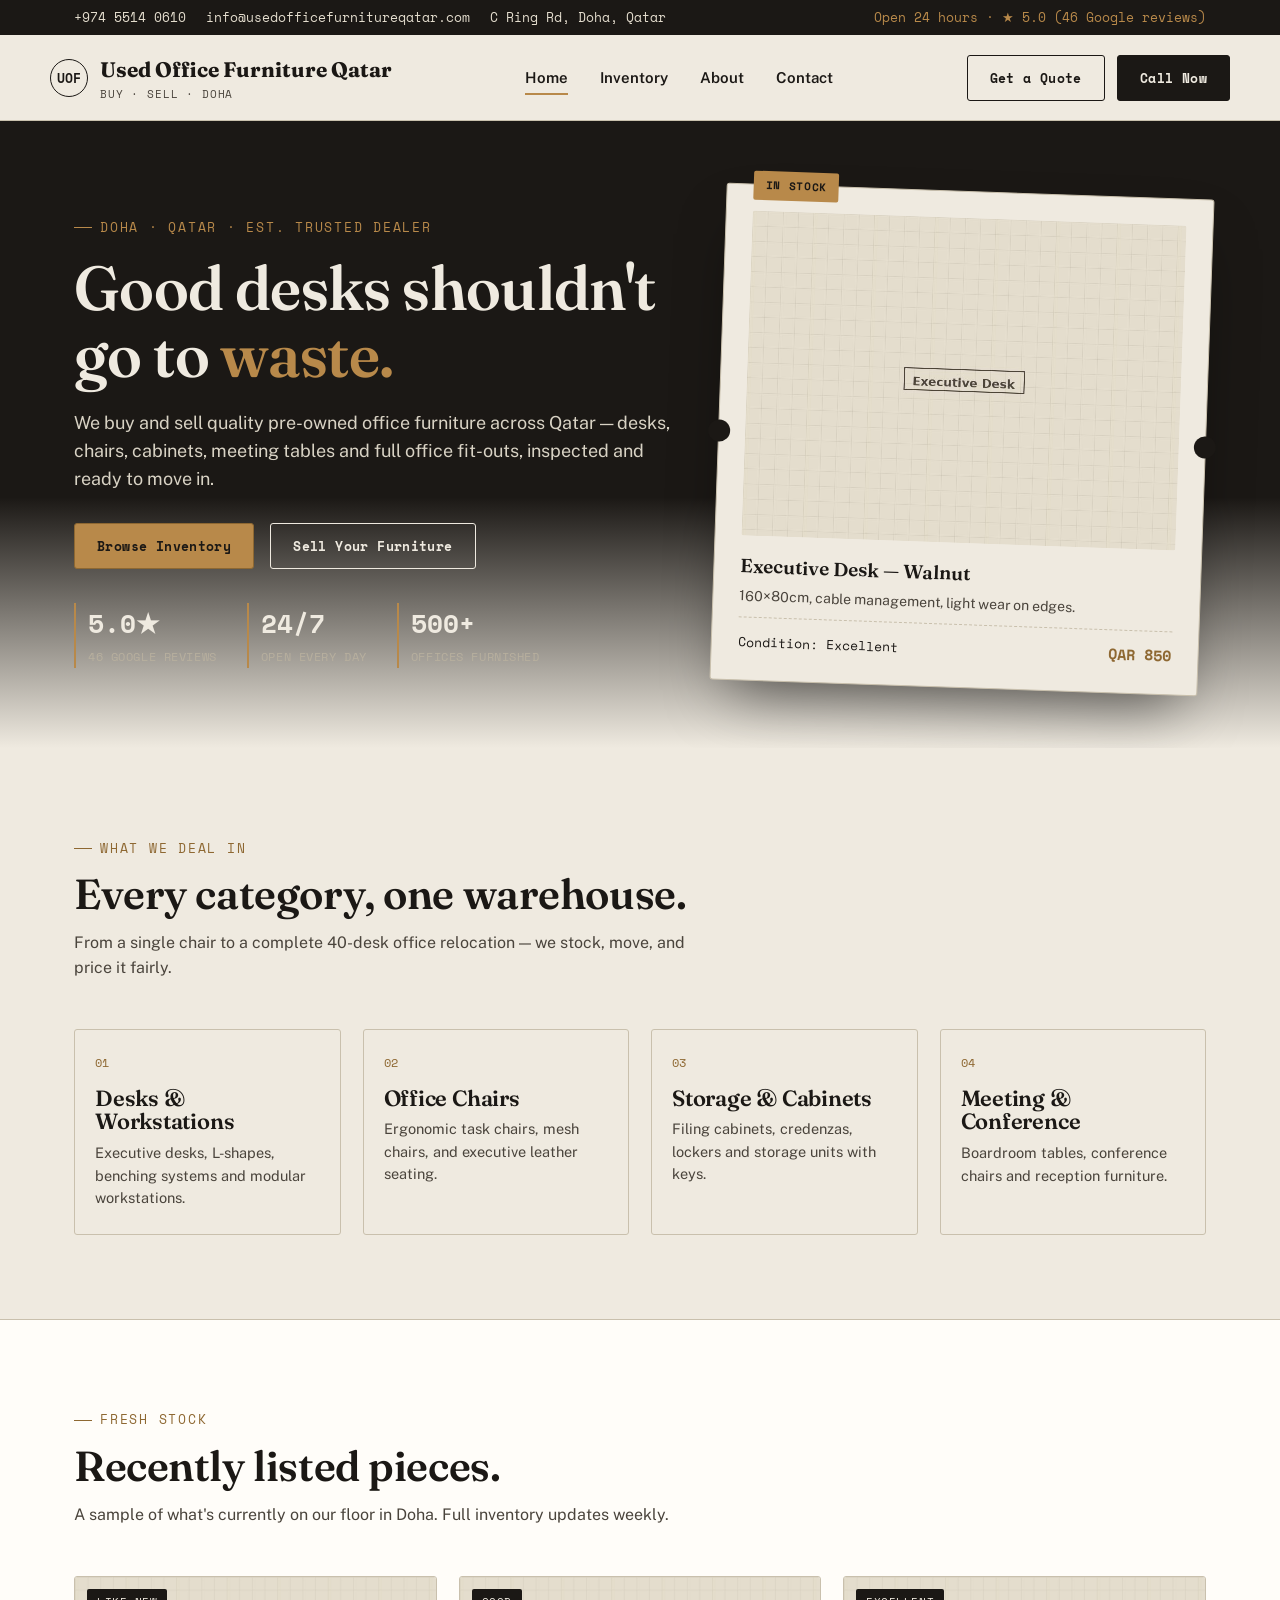
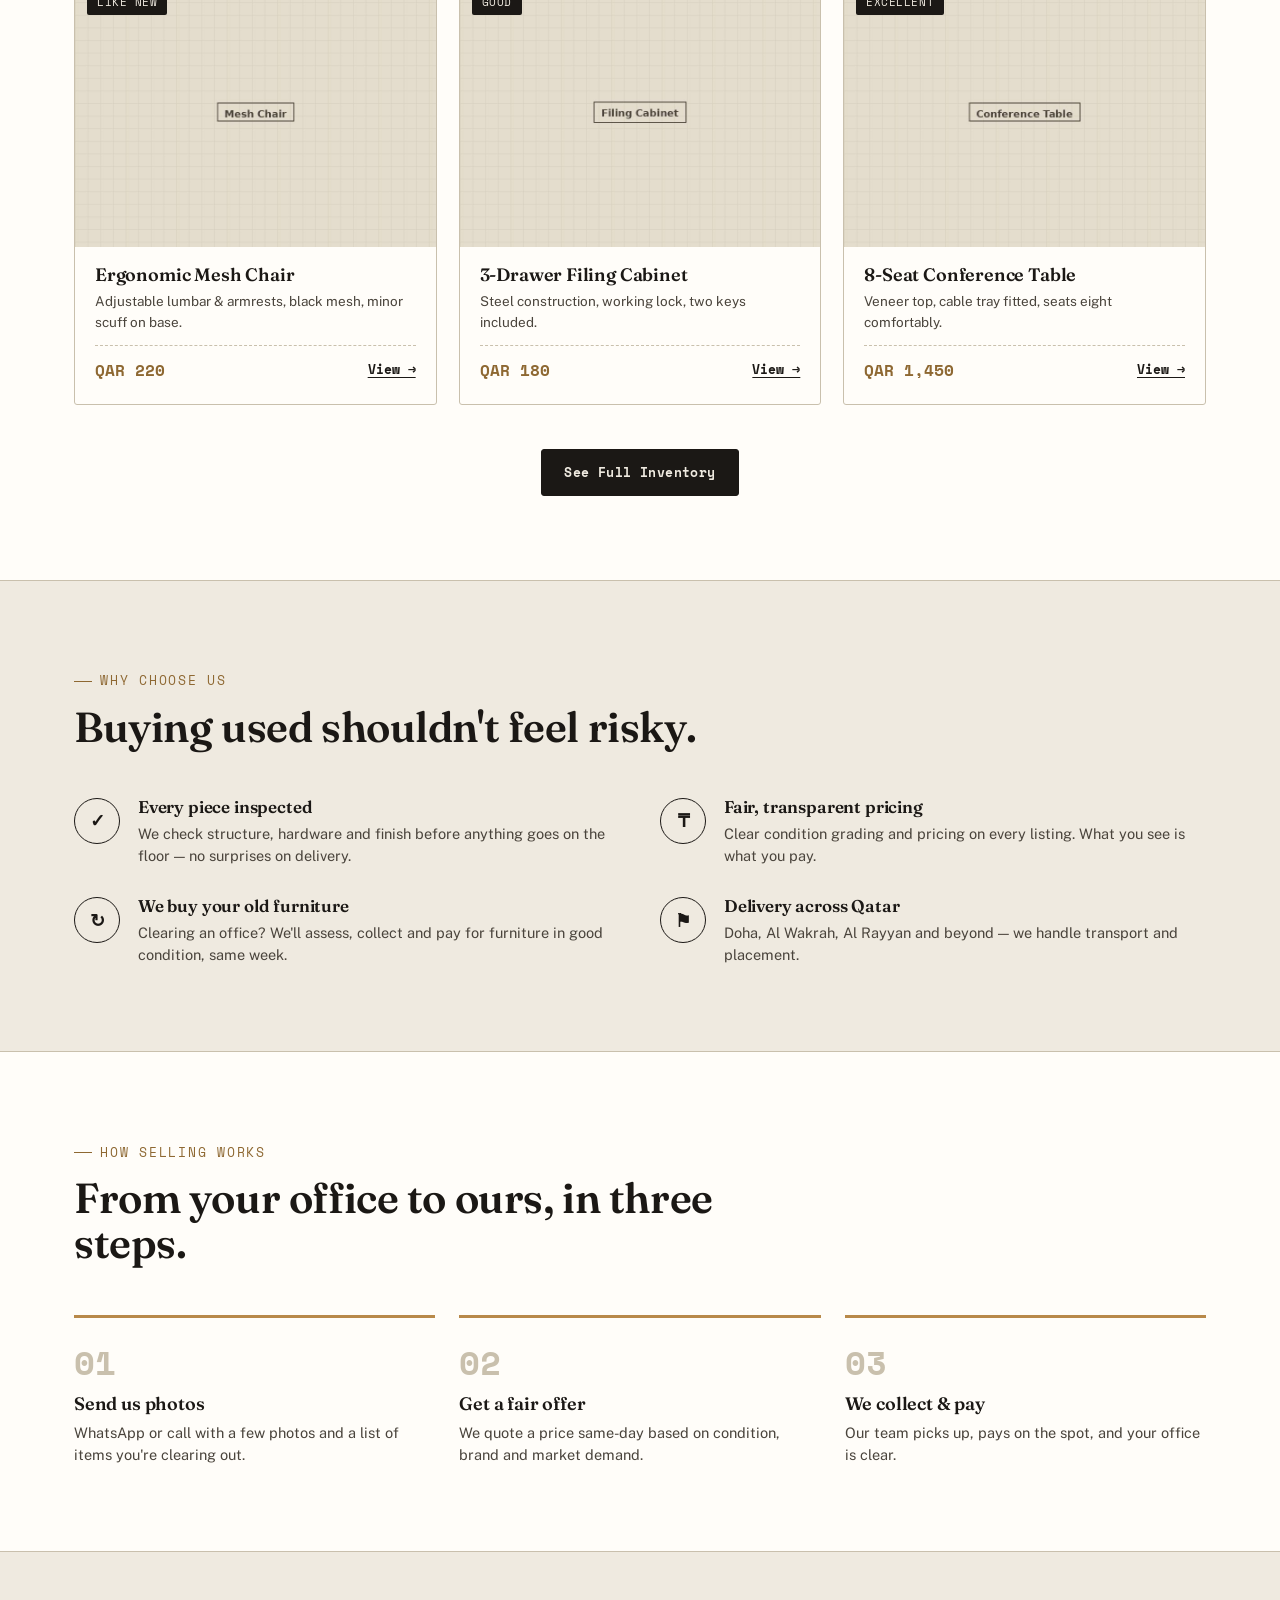
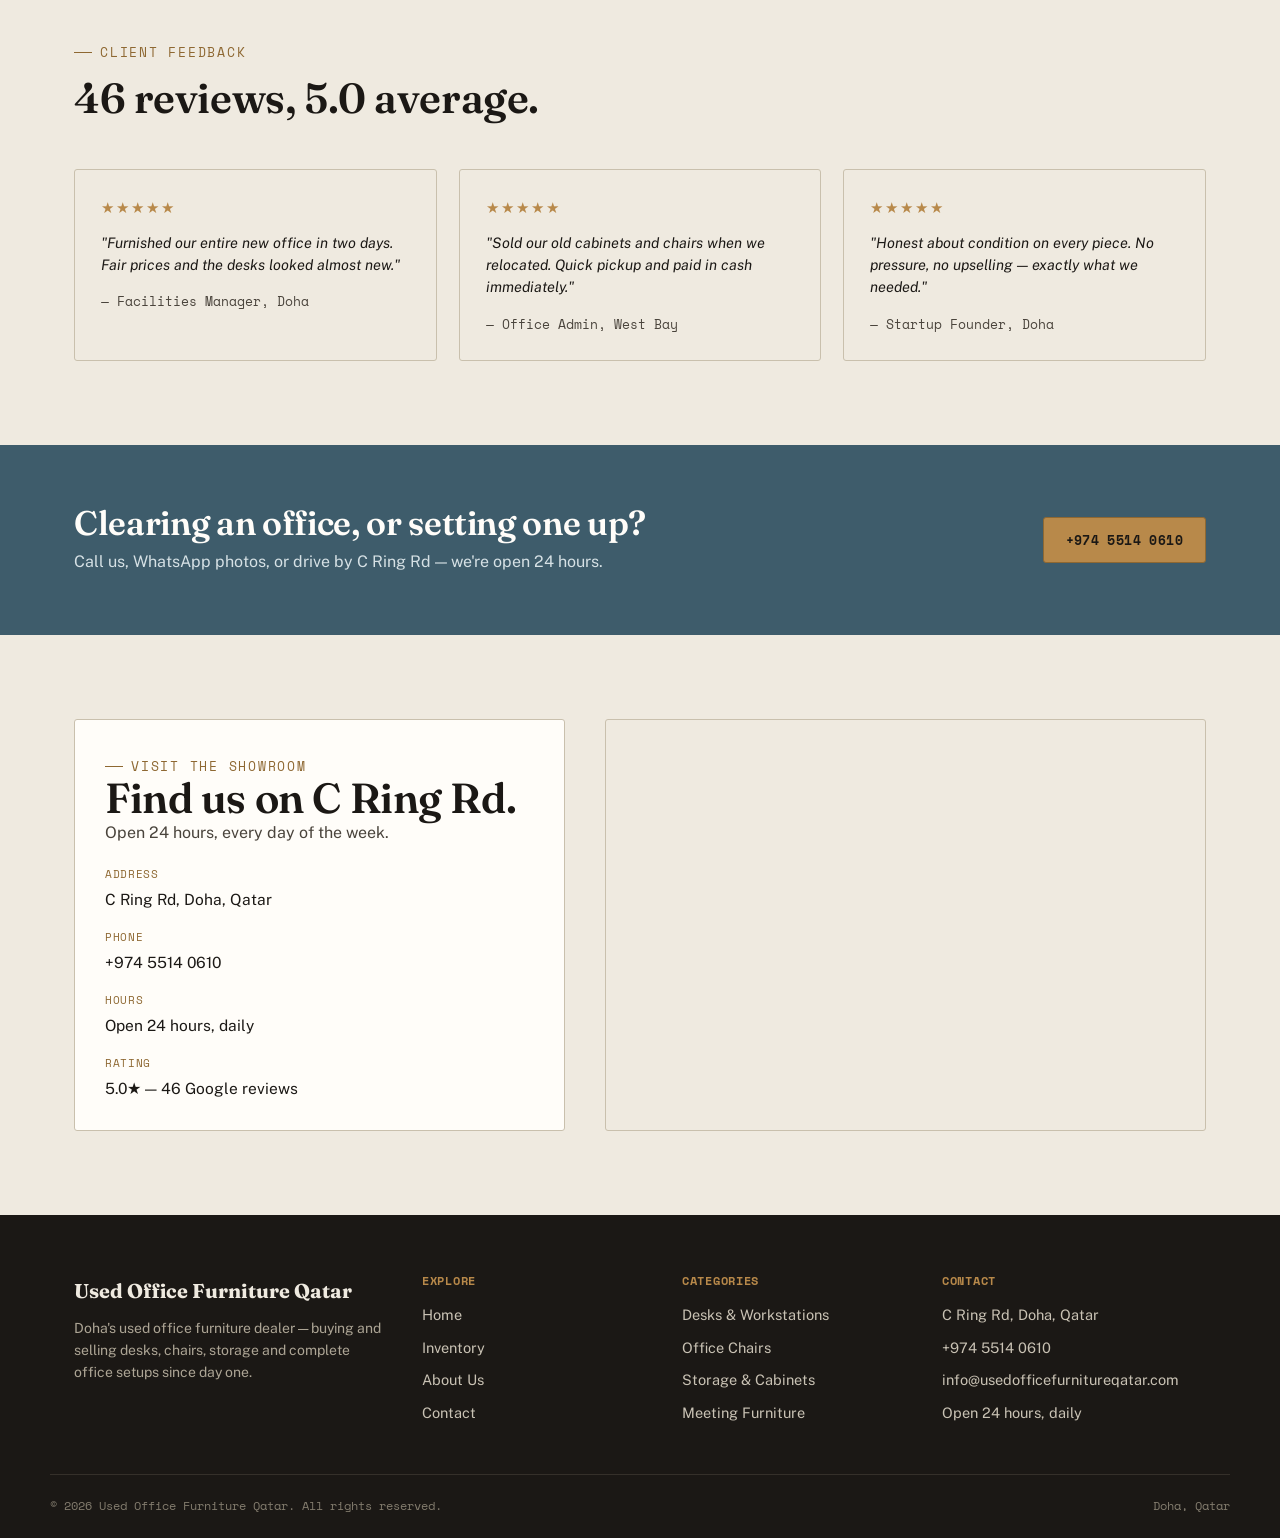
<file: index.html>
<!DOCTYPE html>
<html lang="en">
<head>
<meta charset="UTF-8">
<meta name="viewport" content="width=device-width, initial-scale=1.0">
<title>Used Office Furniture Doha, Qatar | Buy &amp; Sell — Used Office Furniture Qatar</title>
<meta name="description" content="Doha's trusted used office furniture dealer. We buy and sell desks, chairs, cabinets, meeting tables and full office setups across Qatar. 5.0★ rated, C Ring Rd, Doha.">
<meta name="keywords" content="used office furniture Qatar, used office furniture Doha, office furniture buy sell Qatar, second hand office furniture Doha, office furniture C Ring Rd">
<link rel="canonical" href="https://usedofficefurnitureqatar.com/">
<meta name="robots" content="index, follow">
<meta name="geo.region" content="QA-DA">
<meta name="geo.placename" content="Doha">

<!-- Open Graph -->
<meta property="og:type" content="website">
<meta property="og:site_name" content="Used Office Furniture Qatar">
<meta property="og:title" content="Used Office Furniture Doha, Qatar | Buy & Sell">
<meta property="og:description" content="Doha's trusted used office furniture dealer. We buy and sell desks, chairs, cabinets, meeting tables and full office setups across Qatar.">
<meta property="og:url" content="https://usedofficefurnitureqatar.com/">
<meta property="og:image" content="https://usedofficefurnitureqatar.com/images/og-cover.jpg">
<meta property="og:locale" content="en_QA">

<!-- Twitter -->
<meta name="twitter:card" content="summary_large_image">
<meta name="twitter:title" content="Used Office Furniture Doha, Qatar | Buy & Sell">
<meta name="twitter:description" content="We buy and sell desks, chairs, cabinets, meeting tables and full office setups across Qatar.">
<meta name="twitter:image" content="https://usedofficefurnitureqatar.com/images/og-cover.jpg">

<link rel="icon" href="images/favicon.png" type="image/png">
<link rel="stylesheet" href="css/style.css">

<!-- LocalBusiness structured data -->
<script type="application/ld+json">
{
  "@context": "https://schema.org",
  "@type": "FurnitureStore",
  "name": "Used Office Furniture Qatar",
  "image": "https://usedofficefurnitureqatar.com/images/storefront.jpg",
  "@id": "https://usedofficefurnitureqatar.com/",
  "url": "https://usedofficefurnitureqatar.com/",
  "telephone": "+974-5514-0610",
  "priceRange": "QAR",
  "address": {
    "@type": "PostalAddress",
    "streetAddress": "C Ring Rd",
    "addressLocality": "Doha",
    "addressCountry": "QA"
  },
  "geo": {
    "@type": "GeoCoordinates",
    "latitude": 25.2854,
    "longitude": 51.5310
  },
  "openingHoursSpecification": {
    "@type": "OpeningHoursSpecification",
    "dayOfWeek": ["Monday","Tuesday","Wednesday","Thursday","Friday","Saturday","Sunday"],
    "opens": "00:00",
    "closes": "23:59"
  },
  "aggregateRating": {
    "@type": "AggregateRating",
    "ratingValue": "5.0",
    "reviewCount": "46"
  },
  "sameAs": [
    "https://www.google.com/maps/place/?q=Used+office+furniture+sale+and+buy+Doha+Qatar"
  ]
}
</script>
</head>
<body>

<a href="#main" class="skip-link">Skip to content</a>

<div class="topbar">
  <div class="wrap">
    <div class="topbar-links">
      <a href="tel:+97455140610">+974 5514 0610</a>
      <a href="mailto:info@usedofficefurnitureqatar.com">info@usedofficefurnitureqatar.com</a>
      <span>C Ring Rd, Doha, Qatar</span>
    </div>
    <div class="topbar-badge">Open 24 hours · ★ 5.0 (46 Google reviews)</div>
  </div>
</div>

<header class="site-header">
  <nav class="nav wrap">
    <a href="index.html" class="brand">
      <span class="brand-mark">UOF</span>
      <span>Used Office Furniture Qatar<small>Buy · Sell · Doha</small></span>
    </a>
    <div class="nav-links">
      <a href="index.html" class="active">Home</a>
      <a href="products.html">Inventory</a>
      <a href="about.html">About</a>
      <a href="contact.html">Contact</a>
    </div>
    <div class="nav-cta">
      <a href="contact.html" class="btn btn-ghost">Get a Quote</a>
      <a href="tel:+97455140610" class="btn btn-primary">Call Now</a>
      <button class="hamburger" aria-label="Open menu">☰</button>
    </div>
  </nav>
</header>

<div class="mobile-nav">
  <div class="mobile-nav-top">
    <span class="brand"><span class="brand-mark">UOF</span></span>
    <button class="mobile-nav-close btn btn-ghost" style="border-color:#fff;color:#fff;" aria-label="Close menu">✕</button>
  </div>
  <a href="index.html">Home</a>
  <a href="products.html">Inventory</a>
  <a href="about.html">About</a>
  <a href="contact.html">Contact</a>
  <a href="tel:+97455140610" class="btn btn-brass">Call +974 5514 0610</a>
</div>

<main id="main">

  <section class="hero">
    <div class="wrap hero-grid">
      <div>
        <span class="eyebrow">Doha · Qatar · Est. Trusted Dealer</span>
        <h1>Good desks shouldn't<br>go to <em>waste.</em></h1>
        <p class="lede">We buy and sell quality pre-owned office furniture across Qatar — desks, chairs, cabinets, meeting tables and full office fit-outs, inspected and ready to move in.</p>
        <div class="hero-cta">
          <a href="products.html" class="btn btn-brass">Browse Inventory</a>
          <a href="contact.html" class="btn btn-ghost" style="border-color:#EFEAE0;color:#EFEAE0;">Sell Your Furniture</a>
        </div>
        <div class="hero-stats">
          <div><strong>5.0★</strong><span>46 Google Reviews</span></div>
          <div><strong>24/7</strong><span>Open Every Day</span></div>
          <div><strong>500+</strong><span>Offices Furnished</span></div>
        </div>
      </div>

      <div class="ticket">
        <span class="ticket-tag">In Stock</span>
        <img src="images/product-desk-01.jpg" alt="Refurbished executive office desk in walnut finish, Doha showroom">
        <div class="ticket-title">Executive Desk — Walnut</div>
        <p style="font-size:14px;margin-bottom:10px;">160×80cm, cable management, light wear on edges.</p>
        <div class="ticket-row">
          <span>Condition: Excellent</span>
          <span class="ticket-price">QAR 850</span>
        </div>
      </div>
    </div>
  </section>

  <section aria-labelledby="cats-heading">
    <div class="wrap">
      <div class="section-head">
        <span class="eyebrow">What We Deal In</span>
        <h2 id="cats-heading">Every category, one warehouse.</h2>
        <p>From a single chair to a complete 40-desk office relocation — we stock, move, and price it fairly.</p>
      </div>
      <div class="grid">
        <div class="cat-card">
          <div class="cat-num">01</div>
          <h3>Desks &amp; Workstations</h3>
          <p>Executive desks, L-shapes, benching systems and modular workstations.</p>
        </div>
        <div class="cat-card">
          <div class="cat-num">02</div>
          <h3>Office Chairs</h3>
          <p>Ergonomic task chairs, mesh chairs, and executive leather seating.</p>
        </div>
        <div class="cat-card">
          <div class="cat-num">03</div>
          <h3>Storage &amp; Cabinets</h3>
          <p>Filing cabinets, credenzas, lockers and storage units with keys.</p>
        </div>
        <div class="cat-card">
          <div class="cat-num">04</div>
          <h3>Meeting &amp; Conference</h3>
          <p>Boardroom tables, conference chairs and reception furniture.</p>
        </div>
      </div>
    </div>
  </section>

  <section class="alt" aria-labelledby="featured-heading">
    <div class="wrap">
      <div class="section-head">
        <span class="eyebrow">Fresh Stock</span>
        <h2 id="featured-heading">Recently listed pieces.</h2>
        <p>A sample of what's currently on our floor in Doha. Full inventory updates weekly.</p>
      </div>
      <div class="grid grid-3">
        <div class="product-card">
          <div class="product-media">
            <span class="product-condition">Like New</span>
            <img src="images/product-chair-01.jpg" alt="Ergonomic mesh office chair, black, used office furniture Doha">
          </div>
          <div class="product-body">
            <h3>Ergonomic Mesh Chair</h3>
            <p>Adjustable lumbar &amp; armrests, black mesh, minor scuff on base.</p>
            <div class="product-foot">
              <span class="product-price">QAR 220</span>
              <a href="products.html">View →</a>
            </div>
          </div>
        </div>
        <div class="product-card">
          <div class="product-media">
            <span class="product-condition">Good</span>
            <img src="images/product-cabinet-01.jpg" alt="Metal filing cabinet with lock, used office storage Qatar">
          </div>
          <div class="product-body">
            <h3>3-Drawer Filing Cabinet</h3>
            <p>Steel construction, working lock, two keys included.</p>
            <div class="product-foot">
              <span class="product-price">QAR 180</span>
              <a href="products.html">View →</a>
            </div>
          </div>
        </div>
        <div class="product-card">
          <div class="product-media">
            <span class="product-condition">Excellent</span>
            <img src="images/product-table-01.jpg" alt="8-seat conference table, used meeting room furniture Doha">
          </div>
          <div class="product-body">
            <h3>8-Seat Conference Table</h3>
            <p>Veneer top, cable tray fitted, seats eight comfortably.</p>
            <div class="product-foot">
              <span class="product-price">QAR 1,450</span>
              <a href="products.html">View →</a>
            </div>
          </div>
        </div>
      </div>
      <div class="section-cta">
        <a href="products.html" class="btn btn-primary">See Full Inventory</a>
      </div>
    </div>
  </section>

  <section aria-labelledby="why-heading">
    <div class="wrap">
      <div class="section-head">
        <span class="eyebrow">Why Choose Us</span>
        <h2 id="why-heading">Buying used shouldn't feel risky.</h2>
      </div>
      <div class="feature-list">
        <div class="feature">
          <div class="feature-icon">✓</div>
          <div>
            <h3>Every piece inspected</h3>
            <p>We check structure, hardware and finish before anything goes on the floor — no surprises on delivery.</p>
          </div>
        </div>
        <div class="feature">
          <div class="feature-icon">₸</div>
          <div>
            <h3>Fair, transparent pricing</h3>
            <p>Clear condition grading and pricing on every listing. What you see is what you pay.</p>
          </div>
        </div>
        <div class="feature">
          <div class="feature-icon">↻</div>
          <div>
            <h3>We buy your old furniture</h3>
            <p>Clearing an office? We'll assess, collect and pay for furniture in good condition, same week.</p>
          </div>
        </div>
        <div class="feature">
          <div class="feature-icon">⚑</div>
          <div>
            <h3>Delivery across Qatar</h3>
            <p>Doha, Al Wakrah, Al Rayyan and beyond — we handle transport and placement.</p>
          </div>
        </div>
      </div>
    </div>
  </section>

  <section class="alt" aria-labelledby="steps-heading">
    <div class="wrap">
      <div class="section-head">
        <span class="eyebrow">How Selling Works</span>
        <h2 id="steps-heading">From your office to ours, in three steps.</h2>
      </div>
      <div class="steps">
        <div class="step">
          <span class="step-no">01</span>
          <h3>Send us photos</h3>
          <p>WhatsApp or call with a few photos and a list of items you're clearing out.</p>
        </div>
        <div class="step">
          <span class="step-no">02</span>
          <h3>Get a fair offer</h3>
          <p>We quote a price same-day based on condition, brand and market demand.</p>
        </div>
        <div class="step">
          <span class="step-no">03</span>
          <h3>We collect &amp; pay</h3>
          <p>Our team picks up, pays on the spot, and your office is clear.</p>
        </div>
      </div>
    </div>
  </section>

  <section aria-labelledby="testi-heading">
    <div class="wrap">
      <div class="section-head">
        <span class="eyebrow">Client Feedback</span>
        <h2 id="testi-heading">46 reviews, 5.0 average.</h2>
      </div>
      <div class="testimonials">
        <div class="testi">
          <div class="stars">★★★★★</div>
          <p>"Furnished our entire new office in two days. Fair prices and the desks looked almost new."</p>
          <div class="testi-name">— Facilities Manager, Doha</div>
        </div>
        <div class="testi">
          <div class="stars">★★★★★</div>
          <p>"Sold our old cabinets and chairs when we relocated. Quick pickup and paid in cash immediately."</p>
          <div class="testi-name">— Office Admin, West Bay</div>
        </div>
        <div class="testi">
          <div class="stars">★★★★★</div>
          <p>"Honest about condition on every piece. No pressure, no upselling — exactly what we needed."</p>
          <div class="testi-name">— Startup Founder, Doha</div>
        </div>
      </div>
    </div>
  </section>

  <section class="cta-band">
    <div class="wrap">
      <div>
        <h2>Clearing an office, or setting one up?</h2>
        <p>Call us, WhatsApp photos, or drive by C Ring Rd — we're open 24 hours.</p>
      </div>
      <a href="tel:+97455140610" class="btn btn-primary">+974 5514 0610</a>
    </div>
  </section>

  <section aria-labelledby="loc-heading">
    <div class="wrap location-grid">
      <div class="location-card">
        <span class="eyebrow">Visit The Showroom</span>
        <h2 id="loc-heading">Find us on C Ring Rd.</h2>
        <p>Open 24 hours, every day of the week.</p>
        <dl>
          <dt>Address</dt>
          <dd>C Ring Rd, Doha, Qatar</dd>
          <dt>Phone</dt>
          <dd><a href="tel:+97455140610">+974 5514 0610</a></dd>
          <dt>Hours</dt>
          <dd>Open 24 hours, daily</dd>
          <dt>Rating</dt>
          <dd>5.0★ — 46 Google reviews</dd>
        </dl>
      </div>
      <div class="map-frame">
        <iframe src="https://www.google.com/maps?q=Used+office+furniture+sale+and+buy,+C+Ring+Rd,+Doha,+Qatar&output=embed" loading="lazy" referrerpolicy="no-referrer-when-downgrade" title="Map to Used Office Furniture Qatar on C Ring Rd, Doha"></iframe>
      </div>
    </div>
  </section>

</main>

<footer>
  <div class="wrap footer-grid">
    <div>
      <div class="footer-brand">Used Office Furniture Qatar</div>
      <p>Doha's used office furniture dealer — buying and selling desks, chairs, storage and complete office setups since day one.</p>
    </div>
    <div class="footer-col">
      <h4>Explore</h4>
      <a href="index.html">Home</a>
      <a href="products.html">Inventory</a>
      <a href="about.html">About Us</a>
      <a href="contact.html">Contact</a>
    </div>
    <div class="footer-col">
      <h4>Categories</h4>
      <a href="products.html">Desks &amp; Workstations</a>
      <a href="products.html">Office Chairs</a>
      <a href="products.html">Storage &amp; Cabinets</a>
      <a href="products.html">Meeting Furniture</a>
    </div>
    <div class="footer-col">
      <h4>Contact</h4>
      <li>C Ring Rd, Doha, Qatar</li>
      <li><a href="tel:+97455140610">+974 5514 0610</a></li>
      <li><a href="mailto:info@usedofficefurnitureqatar.com">info@usedofficefurnitureqatar.com</a></li>
      <li>Open 24 hours, daily</li>
    </div>
  </div>
  <div class="wrap footer-bottom">
    <span>© <span id="year">2026</span> Used Office Furniture Qatar. All rights reserved.</span>
    <span>Doha, Qatar</span>
  </div>
</footer>

<script src="js/main.js"></script>
</body>
</html>
</file>
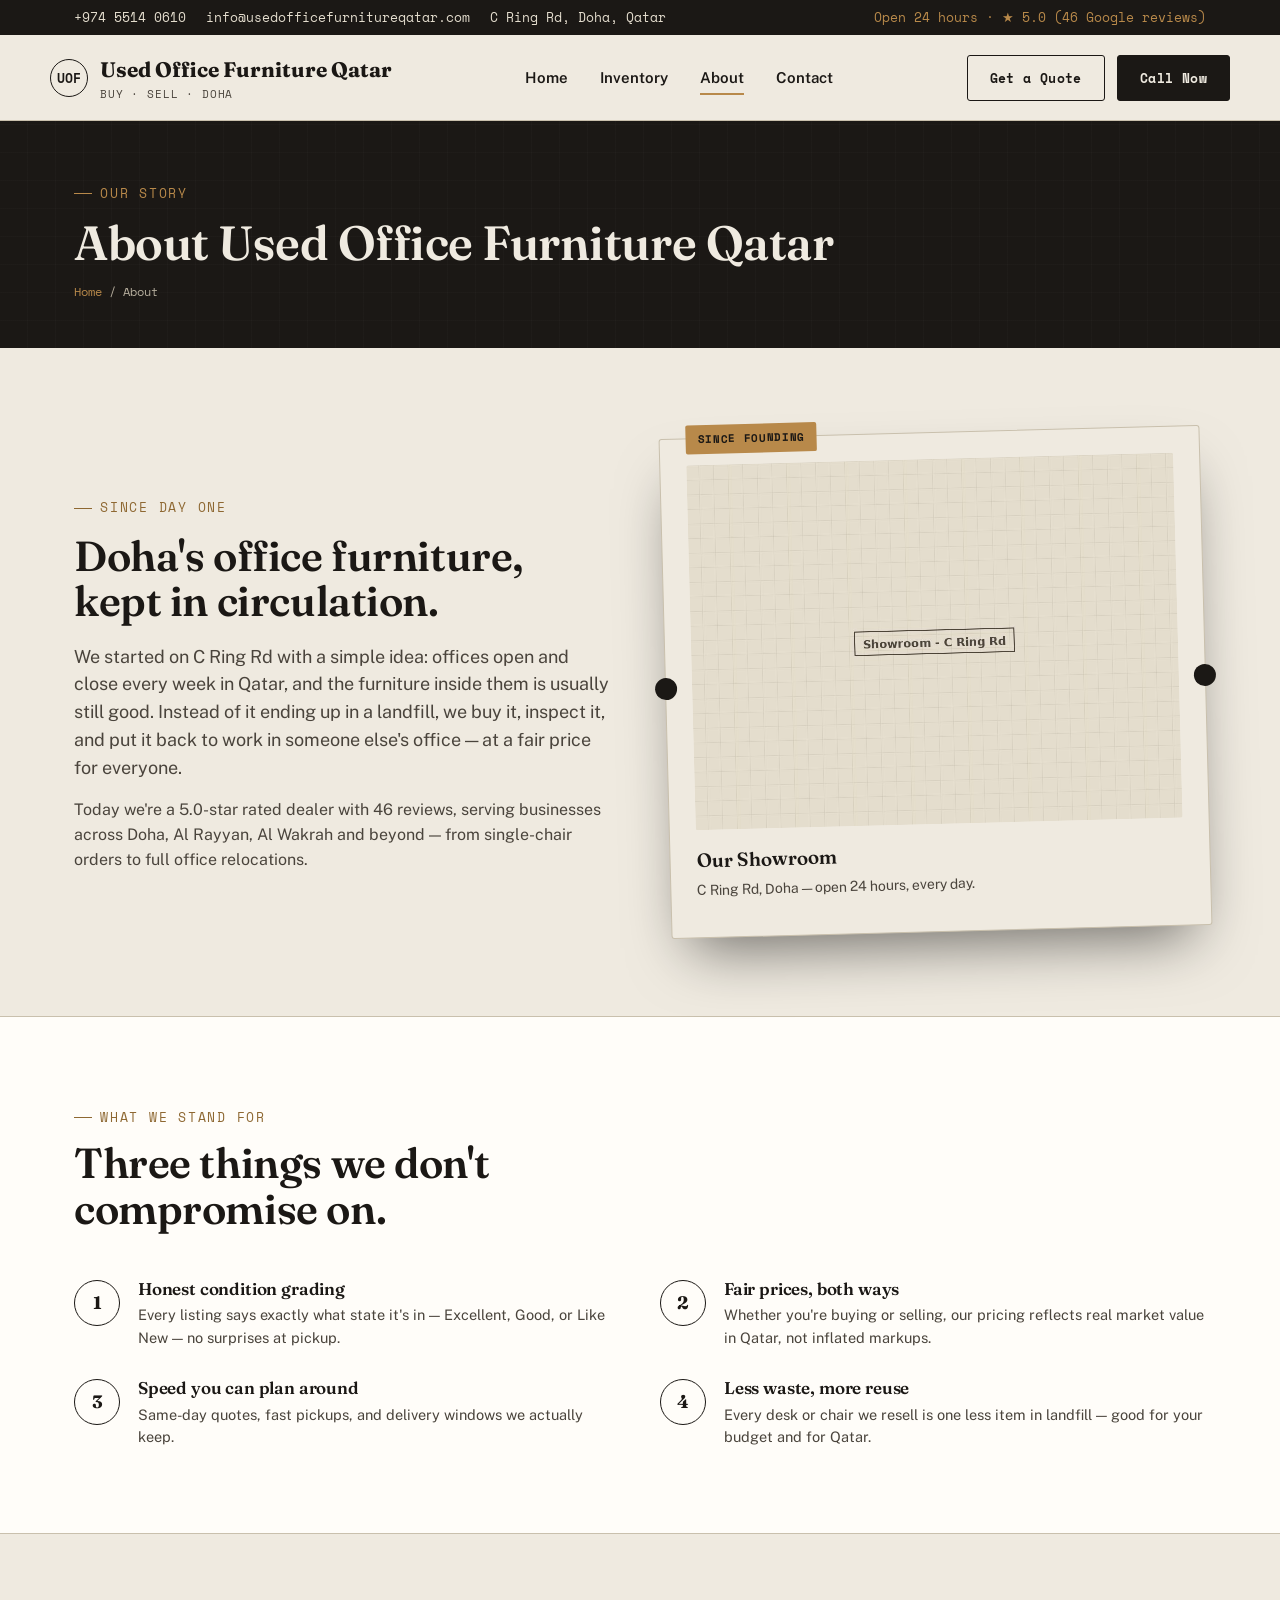
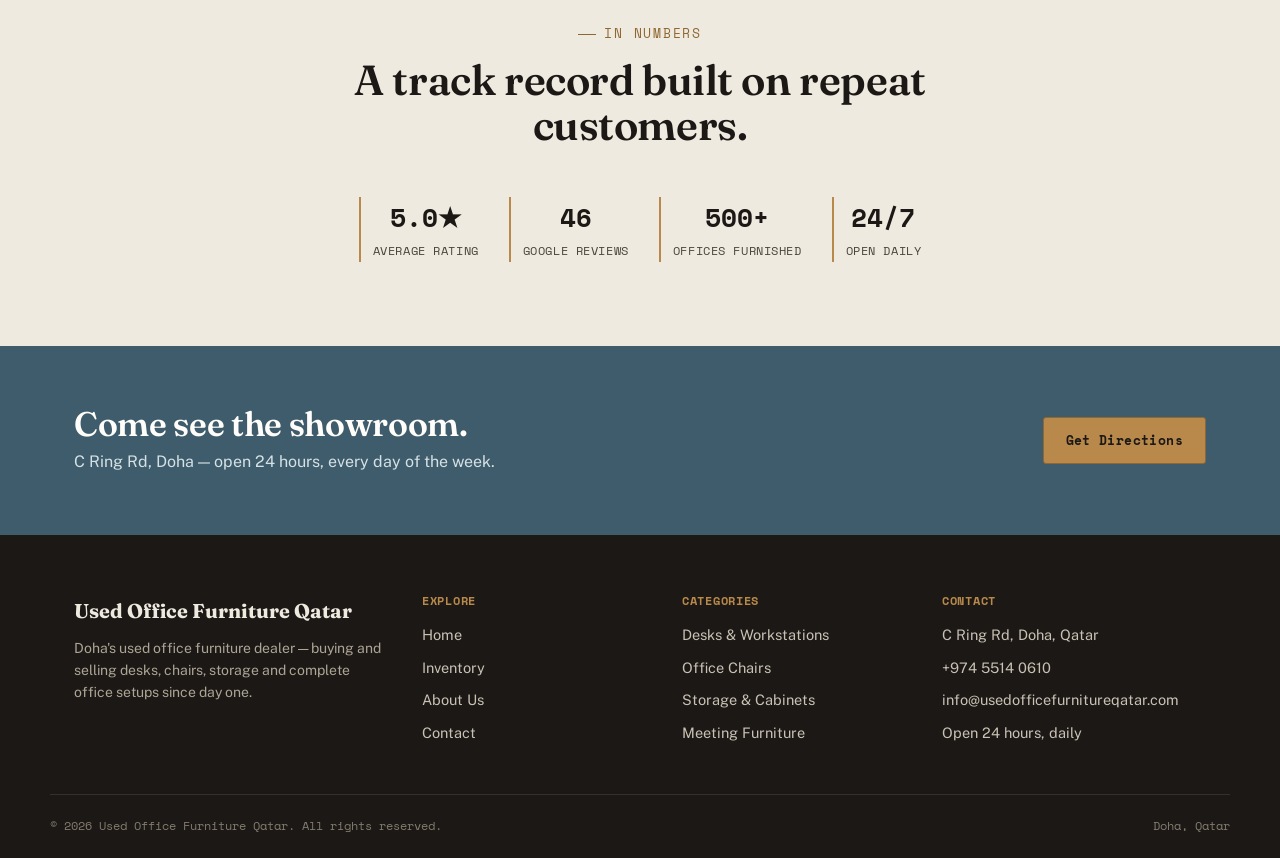
<file: about.html>
<!DOCTYPE html>
<html lang="en">
<head>
<meta charset="UTF-8">
<meta name="viewport" content="width=device-width, initial-scale=1.0">
<title>About Us | Used Office Furniture Qatar — Doha's Buy &amp; Sell Furniture Dealer</title>
<meta name="description" content="Learn about Used Office Furniture Qatar — a Doha-based dealer buying and selling quality pre-owned office furniture, rated 5.0 stars by 46 customers.">
<link rel="canonical" href="https://usedofficefurnitureqatar.com/about.html">
<meta name="robots" content="index, follow">
<link rel="icon" href="images/favicon.png" type="image/png">
<link rel="stylesheet" href="css/style.css">
</head>
<body>

<a href="#main" class="skip-link">Skip to content</a>

<div class="topbar">
  <div class="wrap">
    <div class="topbar-links">
      <a href="tel:+97455140610">+974 5514 0610</a>
      <a href="mailto:info@usedofficefurnitureqatar.com">info@usedofficefurnitureqatar.com</a>
      <span>C Ring Rd, Doha, Qatar</span>
    </div>
    <div class="topbar-badge">Open 24 hours · ★ 5.0 (46 Google reviews)</div>
  </div>
</div>

<header class="site-header">
  <nav class="nav wrap">
    <a href="index.html" class="brand">
      <span class="brand-mark">UOF</span>
      <span>Used Office Furniture Qatar<small>Buy · Sell · Doha</small></span>
    </a>
    <div class="nav-links">
      <a href="index.html">Home</a>
      <a href="products.html">Inventory</a>
      <a href="about.html" class="active">About</a>
      <a href="contact.html">Contact</a>
    </div>
    <div class="nav-cta">
      <a href="contact.html" class="btn btn-ghost">Get a Quote</a>
      <a href="tel:+97455140610" class="btn btn-primary">Call Now</a>
      <button class="hamburger" aria-label="Open menu">☰</button>
    </div>
  </nav>
</header>

<div class="mobile-nav">
  <div class="mobile-nav-top">
    <span class="brand"><span class="brand-mark">UOF</span></span>
    <button class="mobile-nav-close btn btn-ghost" style="border-color:#fff;color:#fff;" aria-label="Close menu">✕</button>
  </div>
  <a href="index.html">Home</a>
  <a href="products.html">Inventory</a>
  <a href="about.html">About</a>
  <a href="contact.html">Contact</a>
  <a href="tel:+97455140610" class="btn btn-brass">Call +974 5514 0610</a>
</div>

<div class="page-header">
  <div class="wrap">
    <span class="eyebrow">Our Story</span>
    <h1>About Used Office Furniture Qatar</h1>
    <div class="breadcrumb"><a href="index.html">Home</a> / About</div>
  </div>
</div>

<main id="main">

  <section>
    <div class="wrap" style="display:grid; grid-template-columns: 1fr 1fr; gap:50px; align-items:center;">
      <div>
        <span class="eyebrow">Since Day One</span>
        <h2 style="margin:16px 0 18px;">Doha's office furniture, kept in circulation.</h2>
        <p class="lede" style="margin-bottom:16px;">We started on C Ring Rd with a simple idea: offices open and close every week in Qatar, and the furniture inside them is usually still good. Instead of it ending up in a landfill, we buy it, inspect it, and put it back to work in someone else's office — at a fair price for everyone.</p>
        <p>Today we're a 5.0-star rated dealer with 46 reviews, serving businesses across Doha, Al Rayyan, Al Wakrah and beyond — from single-chair orders to full office relocations.</p>
      </div>
      <div class="ticket" style="transform:rotate(-1.5deg);">
        <span class="ticket-tag">Since Founding</span>
        <img src="images/storefront.jpg" alt="Used Office Furniture Qatar showroom on C Ring Rd, Doha">
        <div class="ticket-title">Our Showroom</div>
        <p style="font-size:14px;margin-bottom:10px;">C Ring Rd, Doha — open 24 hours, every day.</p>
      </div>
    </div>
  </section>

  <section class="alt">
    <div class="wrap">
      <div class="section-head">
        <span class="eyebrow">What We Stand For</span>
        <h2>Three things we don't compromise on.</h2>
      </div>
      <div class="feature-list">
        <div class="feature">
          <div class="feature-icon">1</div>
          <div>
            <h3>Honest condition grading</h3>
            <p>Every listing says exactly what state it's in — Excellent, Good, or Like New — no surprises at pickup.</p>
          </div>
        </div>
        <div class="feature">
          <div class="feature-icon">2</div>
          <div>
            <h3>Fair prices, both ways</h3>
            <p>Whether you're buying or selling, our pricing reflects real market value in Qatar, not inflated markups.</p>
          </div>
        </div>
        <div class="feature">
          <div class="feature-icon">3</div>
          <div>
            <h3>Speed you can plan around</h3>
            <p>Same-day quotes, fast pickups, and delivery windows we actually keep.</p>
          </div>
        </div>
        <div class="feature">
          <div class="feature-icon">4</div>
          <div>
            <h3>Less waste, more reuse</h3>
            <p>Every desk or chair we resell is one less item in landfill — good for your budget and for Qatar.</p>
          </div>
        </div>
      </div>
    </div>
  </section>

  <section>
    <div class="wrap">
      <div class="section-head center">
        <span class="eyebrow">In Numbers</span>
        <h2>A track record built on repeat customers.</h2>
      </div>
      <div class="hero-stats center" style="justify-content:center; color:var(--ink);">
        <div style="border-color:var(--brass);"><strong style="color:var(--ink);">5.0★</strong><span style="color:var(--ink-soft);">Average Rating</span></div>
        <div style="border-color:var(--brass);"><strong style="color:var(--ink);">46</strong><span style="color:var(--ink-soft);">Google Reviews</span></div>
        <div style="border-color:var(--brass);"><strong style="color:var(--ink);">500+</strong><span style="color:var(--ink-soft);">Offices Furnished</span></div>
        <div style="border-color:var(--brass);"><strong style="color:var(--ink);">24/7</strong><span style="color:var(--ink-soft);">Open Daily</span></div>
      </div>
    </div>
  </section>

  <section class="cta-band">
    <div class="wrap">
      <div>
        <h2>Come see the showroom.</h2>
        <p>C Ring Rd, Doha — open 24 hours, every day of the week.</p>
      </div>
      <a href="contact.html" class="btn btn-primary">Get Directions</a>
    </div>
  </section>

</main>

<footer>
  <div class="wrap footer-grid">
    <div>
      <div class="footer-brand">Used Office Furniture Qatar</div>
      <p>Doha's used office furniture dealer — buying and selling desks, chairs, storage and complete office setups since day one.</p>
    </div>
    <div class="footer-col">
      <h4>Explore</h4>
      <a href="index.html">Home</a>
      <a href="products.html">Inventory</a>
      <a href="about.html">About Us</a>
      <a href="contact.html">Contact</a>
    </div>
    <div class="footer-col">
      <h4>Categories</h4>
      <a href="products.html">Desks &amp; Workstations</a>
      <a href="products.html">Office Chairs</a>
      <a href="products.html">Storage &amp; Cabinets</a>
      <a href="products.html">Meeting Furniture</a>
    </div>
    <div class="footer-col">
      <h4>Contact</h4>
      <li>C Ring Rd, Doha, Qatar</li>
      <li><a href="tel:+97455140610">+974 5514 0610</a></li>
      <li><a href="mailto:info@usedofficefurnitureqatar.com">info@usedofficefurnitureqatar.com</a></li>
      <li>Open 24 hours, daily</li>
    </div>
  </div>
  <div class="wrap footer-bottom">
    <span>© <span id="year">2026</span> Used Office Furniture Qatar. All rights reserved.</span>
    <span>Doha, Qatar</span>
  </div>
</footer>

<script src="js/main.js"></script>
</body>
</html>
</file>
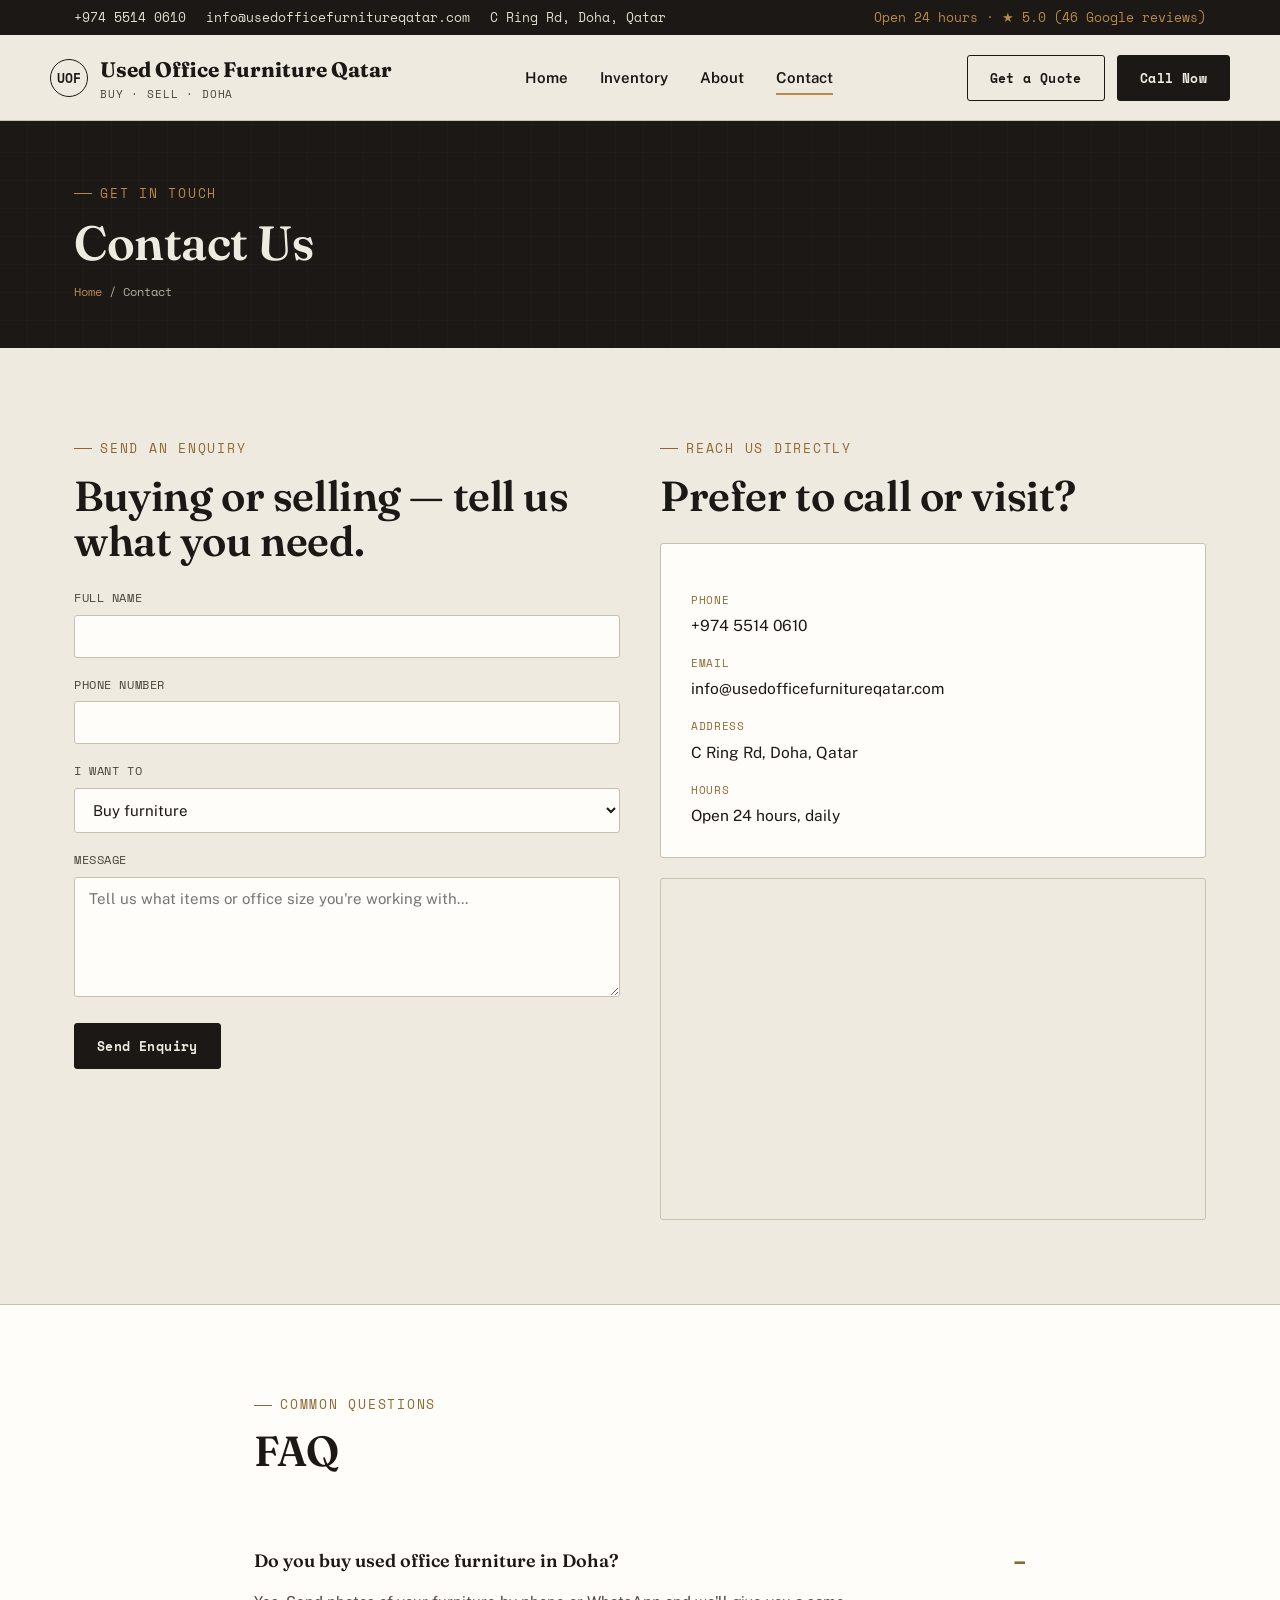
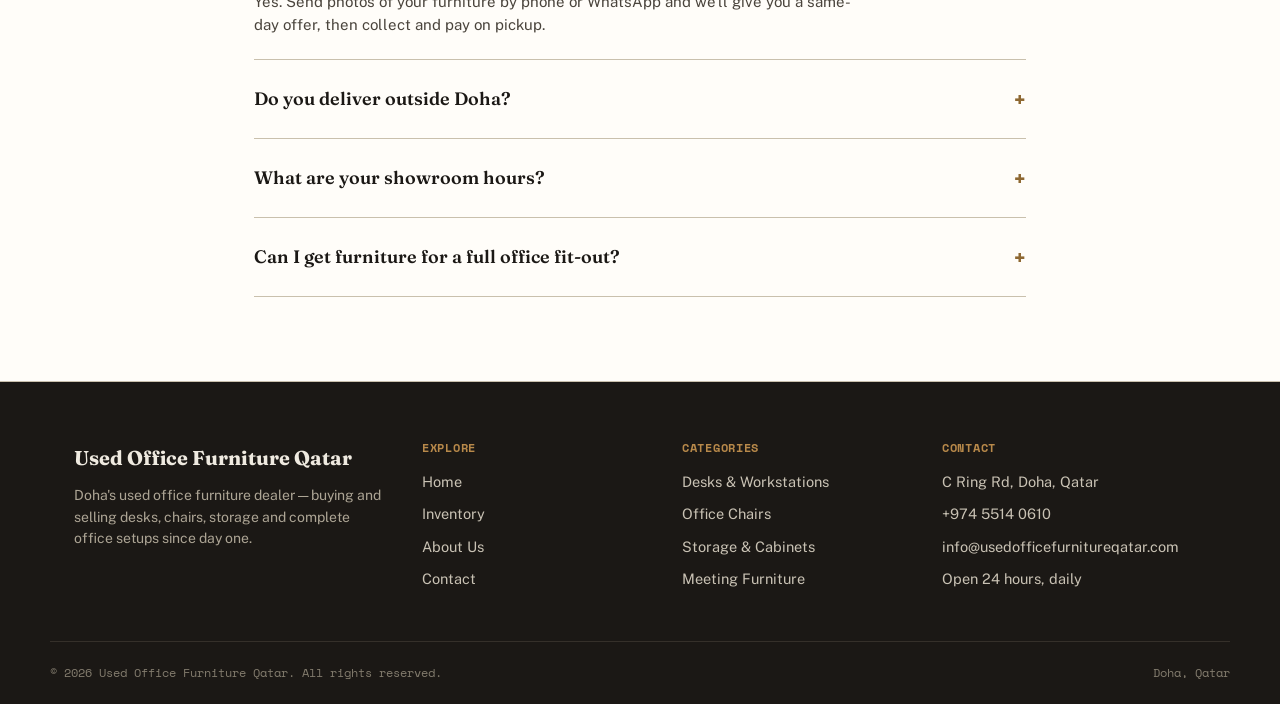
<file: contact.html>
<!DOCTYPE html>
<html lang="en">
<head>
<meta charset="UTF-8">
<meta name="viewport" content="width=device-width, initial-scale=1.0">
<title>Contact Us | Used Office Furniture Qatar — Doha, C Ring Rd</title>
<meta name="description" content="Contact Used Office Furniture Qatar in Doha. Call +974 5514 0610, visit our C Ring Rd showroom (open 24 hours), or send an enquiry to buy or sell office furniture.">
<link rel="canonical" href="https://usedofficefurnitureqatar.com/contact.html">
<meta name="robots" content="index, follow">
<link rel="icon" href="images/favicon.png" type="image/png">
<link rel="stylesheet" href="css/style.css">
<script type="application/ld+json">
{
  "@context": "https://schema.org",
  "@type": "FAQPage",
  "mainEntity": [
    {
      "@type": "Question",
      "name": "Do you buy used office furniture in Doha?",
      "acceptedAnswer": { "@type": "Answer", "text": "Yes. Send photos of your furniture by phone or WhatsApp and we'll give you a same-day offer, then collect and pay on pickup." }
    },
    {
      "@type": "Question",
      "name": "Do you deliver outside Doha?",
      "acceptedAnswer": { "@type": "Answer", "text": "Yes, we deliver across Qatar including Al Rayyan, Al Wakrah and surrounding areas. Delivery fees depend on distance and order size." }
    },
    {
      "@type": "Question",
      "name": "What are your showroom hours?",
      "acceptedAnswer": { "@type": "Answer", "text": "Our showroom on C Ring Rd, Doha is open 24 hours a day, every day of the week." }
    },
    {
      "@type": "Question",
      "name": "Can I get furniture for a full office fit-out?",
      "acceptedAnswer": { "@type": "Answer", "text": "Yes, we regularly furnish entire offices with matching desks, chairs, storage and meeting room furniture. Contact us with your floor size and headcount for a quote." }
    }
  ]
}
</script>
</head>
<body>

<a href="#main" class="skip-link">Skip to content</a>

<div class="topbar">
  <div class="wrap">
    <div class="topbar-links">
      <a href="tel:+97455140610">+974 5514 0610</a>
      <a href="mailto:info@usedofficefurnitureqatar.com">info@usedofficefurnitureqatar.com</a>
      <span>C Ring Rd, Doha, Qatar</span>
    </div>
    <div class="topbar-badge">Open 24 hours · ★ 5.0 (46 Google reviews)</div>
  </div>
</div>

<header class="site-header">
  <nav class="nav wrap">
    <a href="index.html" class="brand">
      <span class="brand-mark">UOF</span>
      <span>Used Office Furniture Qatar<small>Buy · Sell · Doha</small></span>
    </a>
    <div class="nav-links">
      <a href="index.html">Home</a>
      <a href="products.html">Inventory</a>
      <a href="about.html">About</a>
      <a href="contact.html" class="active">Contact</a>
    </div>
    <div class="nav-cta">
      <a href="contact.html" class="btn btn-ghost">Get a Quote</a>
      <a href="tel:+97455140610" class="btn btn-primary">Call Now</a>
      <button class="hamburger" aria-label="Open menu">☰</button>
    </div>
  </nav>
</header>

<div class="mobile-nav">
  <div class="mobile-nav-top">
    <span class="brand"><span class="brand-mark">UOF</span></span>
    <button class="mobile-nav-close btn btn-ghost" style="border-color:#fff;color:#fff;" aria-label="Close menu">✕</button>
  </div>
  <a href="index.html">Home</a>
  <a href="products.html">Inventory</a>
  <a href="about.html">About</a>
  <a href="contact.html">Contact</a>
  <a href="tel:+97455140610" class="btn btn-brass">Call +974 5514 0610</a>
</div>

<div class="page-header">
  <div class="wrap">
    <span class="eyebrow">Get In Touch</span>
    <h1>Contact Us</h1>
    <div class="breadcrumb"><a href="index.html">Home</a> / Contact</div>
  </div>
</div>

<main id="main">

  <section>
    <div class="wrap form-grid">
      <div>
        <span class="eyebrow">Send an Enquiry</span>
        <h2 style="margin:16px 0 24px;">Buying or selling — tell us what you need.</h2>
        <form id="contact-form">
          <div class="form-field">
            <label for="name">Full name</label>
            <input type="text" id="name" name="name" required>
          </div>
          <div class="form-field">
            <label for="phone">Phone number</label>
            <input type="tel" id="phone" name="phone" required>
          </div>
          <div class="form-field">
            <label for="type">I want to</label>
            <select id="type" name="type">
              <option>Buy furniture</option>
              <option>Sell furniture</option>
              <option>Get a full office quote</option>
              <option>Something else</option>
            </select>
          </div>
          <div class="form-field">
            <label for="message">Message</label>
            <textarea id="message" name="message" placeholder="Tell us what items or office size you're working with..." required></textarea>
          </div>
          <button type="submit" class="btn btn-primary">Send Enquiry</button>
        </form>
      </div>

      <div>
        <span class="eyebrow">Reach Us Directly</span>
        <h2 style="margin:16px 0 24px;">Prefer to call or visit?</h2>
        <div class="location-card" style="margin-bottom:20px;">
          <dl style="margin-top:0;">
            <dt>Phone</dt>
            <dd><a href="tel:+97455140610">+974 5514 0610</a></dd>
            <dt>Email</dt>
            <dd><a href="mailto:info@usedofficefurnitureqatar.com">info@usedofficefurnitureqatar.com</a></dd>
            <dt>Address</dt>
            <dd>C Ring Rd, Doha, Qatar</dd>
            <dt>Hours</dt>
            <dd>Open 24 hours, daily</dd>
          </dl>
        </div>
        <div class="map-frame">
          <iframe src="https://www.google.com/maps?q=Used+office+furniture+sale+and+buy,+C+Ring+Rd,+Doha,+Qatar&output=embed" loading="lazy" referrerpolicy="no-referrer-when-downgrade" title="Map to Used Office Furniture Qatar showroom, Doha"></iframe>
        </div>
      </div>
    </div>
  </section>

  <section class="alt">
    <div class="wrap" style="max-width:820px;">
      <div class="section-head">
        <span class="eyebrow">Common Questions</span>
        <h2>FAQ</h2>
      </div>
      <details class="faq-item" open>
        <summary>Do you buy used office furniture in Doha?</summary>
        <p>Yes. Send photos of your furniture by phone or WhatsApp and we'll give you a same-day offer, then collect and pay on pickup.</p>
      </details>
      <details class="faq-item">
        <summary>Do you deliver outside Doha?</summary>
        <p>Yes, we deliver across Qatar including Al Rayyan, Al Wakrah and surrounding areas. Delivery fees depend on distance and order size.</p>
      </details>
      <details class="faq-item">
        <summary>What are your showroom hours?</summary>
        <p>Our showroom on C Ring Rd, Doha is open 24 hours a day, every day of the week.</p>
      </details>
      <details class="faq-item">
        <summary>Can I get furniture for a full office fit-out?</summary>
        <p>Yes, we regularly furnish entire offices with matching desks, chairs, storage and meeting room furniture. Contact us with your floor size and headcount for a quote.</p>
      </details>
    </div>
  </section>

</main>

<footer>
  <div class="wrap footer-grid">
    <div>
      <div class="footer-brand">Used Office Furniture Qatar</div>
      <p>Doha's used office furniture dealer — buying and selling desks, chairs, storage and complete office setups since day one.</p>
    </div>
    <div class="footer-col">
      <h4>Explore</h4>
      <a href="index.html">Home</a>
      <a href="products.html">Inventory</a>
      <a href="about.html">About Us</a>
      <a href="contact.html">Contact</a>
    </div>
    <div class="footer-col">
      <h4>Categories</h4>
      <a href="products.html">Desks &amp; Workstations</a>
      <a href="products.html">Office Chairs</a>
      <a href="products.html">Storage &amp; Cabinets</a>
      <a href="products.html">Meeting Furniture</a>
    </div>
    <div class="footer-col">
      <h4>Contact</h4>
      <li>C Ring Rd, Doha, Qatar</li>
      <li><a href="tel:+97455140610">+974 5514 0610</a></li>
      <li><a href="mailto:info@usedofficefurnitureqatar.com">info@usedofficefurnitureqatar.com</a></li>
      <li>Open 24 hours, daily</li>
    </div>
  </div>
  <div class="wrap footer-bottom">
    <span>© <span id="year">2026</span> Used Office Furniture Qatar. All rights reserved.</span>
    <span>Doha, Qatar</span>
  </div>
</footer>

<script src="js/main.js"></script>
</body>
</html>
</file>
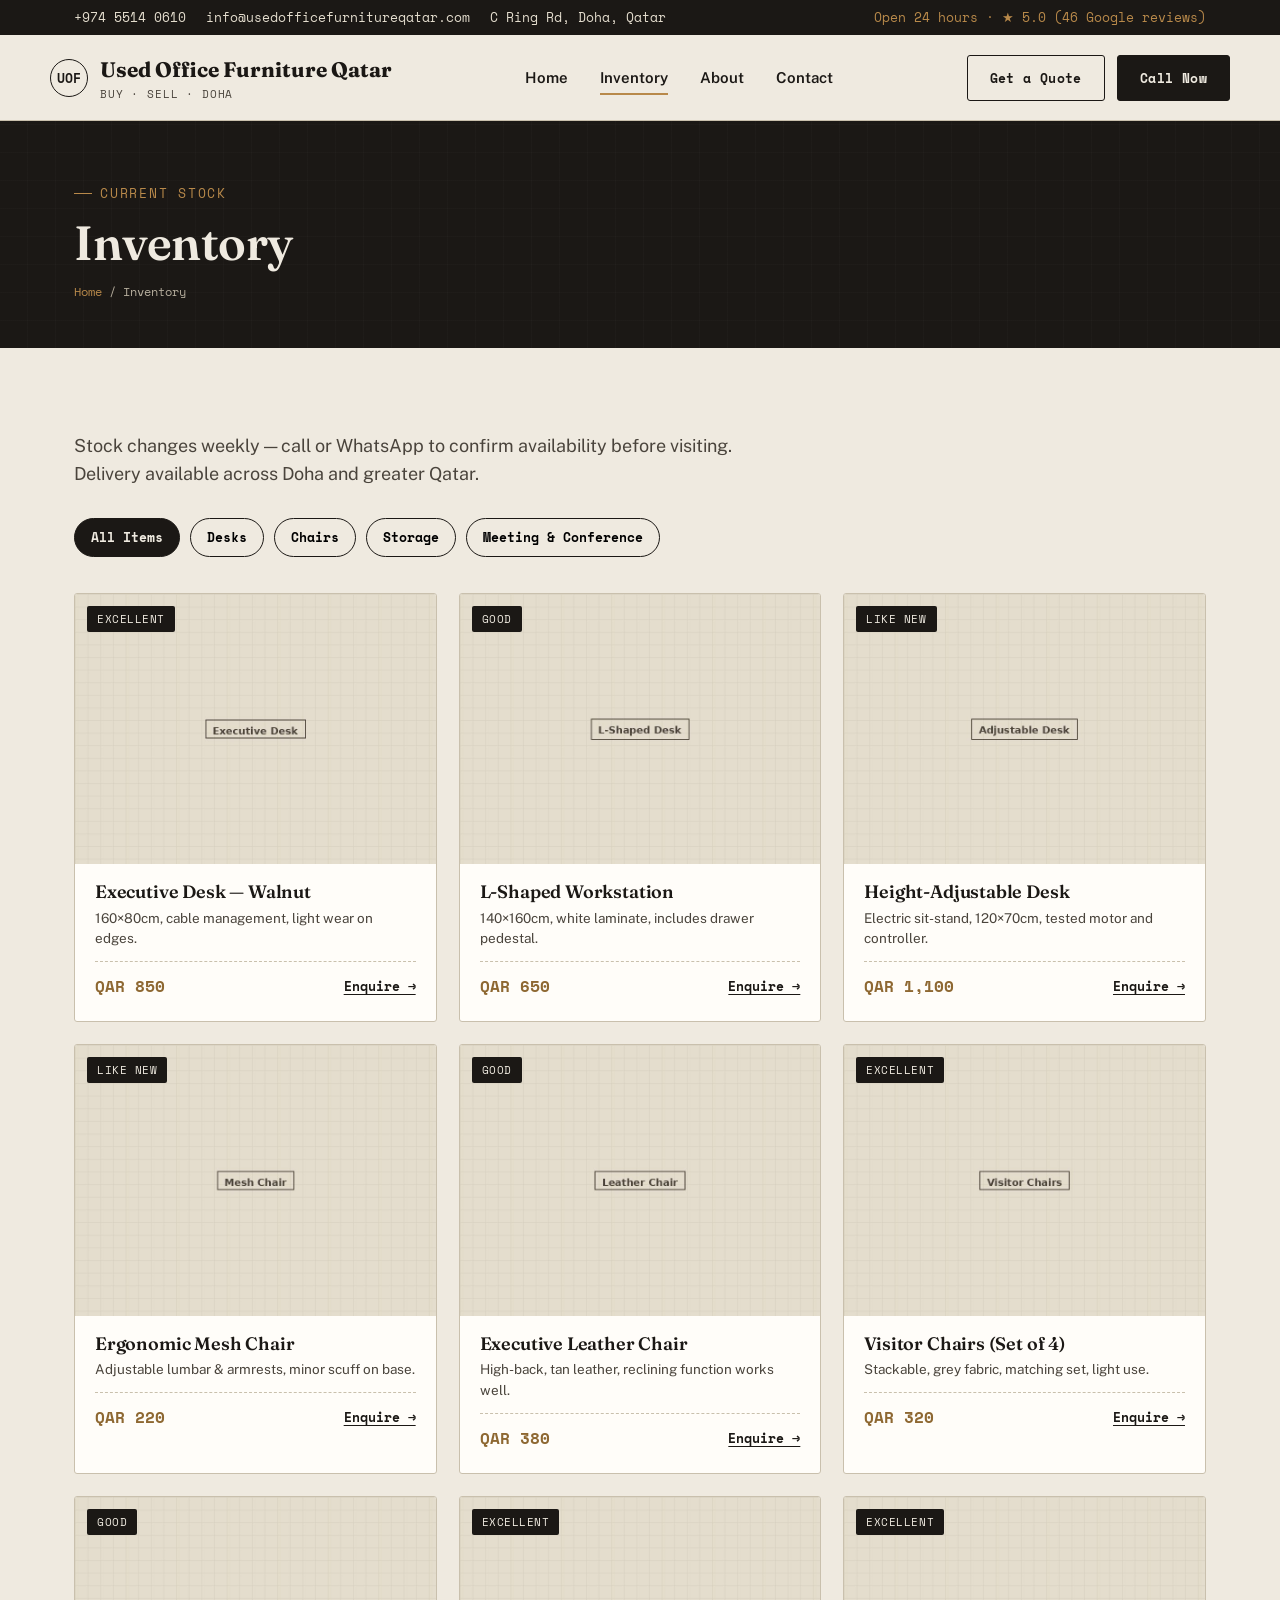
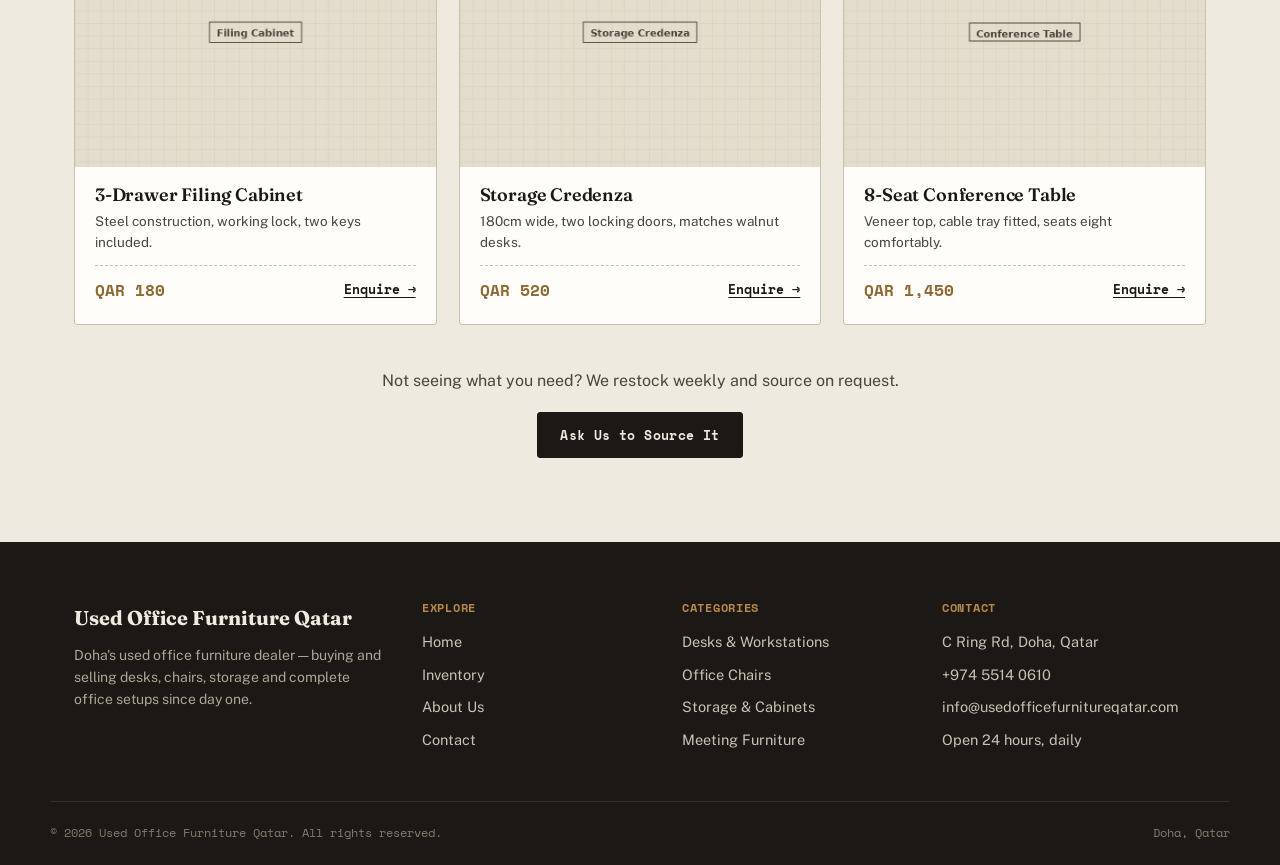
<file: products.html>
<!DOCTYPE html>
<html lang="en">
<head>
<meta charset="UTF-8">
<meta name="viewport" content="width=device-width, initial-scale=1.0">
<title>Used Office Furniture Inventory Doha | Desks, Chairs, Cabinets — Used Office Furniture Qatar</title>
<meta name="description" content="Browse current stock of used office desks, chairs, storage cabinets and meeting tables in Doha, Qatar. Inspected condition, fair prices, delivery available.">
<meta name="keywords" content="used office desks Qatar, used office chairs Doha, second hand filing cabinets Qatar, used conference table Doha">
<link rel="canonical" href="https://usedofficefurnitureqatar.com/products.html">
<meta name="robots" content="index, follow">
<link rel="icon" href="images/favicon.png" type="image/png">
<link rel="stylesheet" href="css/style.css">
</head>
<body>

<a href="#main" class="skip-link">Skip to content</a>

<div class="topbar">
  <div class="wrap">
    <div class="topbar-links">
      <a href="tel:+97455140610">+974 5514 0610</a>
      <a href="mailto:info@usedofficefurnitureqatar.com">info@usedofficefurnitureqatar.com</a>
      <span>C Ring Rd, Doha, Qatar</span>
    </div>
    <div class="topbar-badge">Open 24 hours · ★ 5.0 (46 Google reviews)</div>
  </div>
</div>

<header class="site-header">
  <nav class="nav wrap">
    <a href="index.html" class="brand">
      <span class="brand-mark">UOF</span>
      <span>Used Office Furniture Qatar<small>Buy · Sell · Doha</small></span>
    </a>
    <div class="nav-links">
      <a href="index.html">Home</a>
      <a href="products.html" class="active">Inventory</a>
      <a href="about.html">About</a>
      <a href="contact.html">Contact</a>
    </div>
    <div class="nav-cta">
      <a href="contact.html" class="btn btn-ghost">Get a Quote</a>
      <a href="tel:+97455140610" class="btn btn-primary">Call Now</a>
      <button class="hamburger" aria-label="Open menu">☰</button>
    </div>
  </nav>
</header>

<div class="mobile-nav">
  <div class="mobile-nav-top">
    <span class="brand"><span class="brand-mark">UOF</span></span>
    <button class="mobile-nav-close btn btn-ghost" style="border-color:#fff;color:#fff;" aria-label="Close menu">✕</button>
  </div>
  <a href="index.html">Home</a>
  <a href="products.html">Inventory</a>
  <a href="about.html">About</a>
  <a href="contact.html">Contact</a>
  <a href="tel:+97455140610" class="btn btn-brass">Call +974 5514 0610</a>
</div>

<div class="page-header">
  <div class="wrap">
    <span class="eyebrow">Current Stock</span>
    <h1>Inventory</h1>
    <div class="breadcrumb"><a href="index.html">Home</a> / Inventory</div>
  </div>
</div>

<main id="main">
  <section>
    <div class="wrap">
      <p class="lede" style="margin-bottom:30px;">Stock changes weekly — call or WhatsApp to confirm availability before visiting. Delivery available across Doha and greater Qatar.</p>

      <div class="filter-bar" role="tablist" aria-label="Filter inventory by category">
        <button class="active" data-filter="all">All Items</button>
        <button data-filter="desks">Desks</button>
        <button data-filter="chairs">Chairs</button>
        <button data-filter="storage">Storage</button>
        <button data-filter="meeting">Meeting &amp; Conference</button>
      </div>

      <div class="grid grid-3">

        <div class="product-card" data-category="desks">
          <div class="product-media">
            <span class="product-condition">Excellent</span>
            <img src="images/product-desk-01.jpg" alt="Walnut executive office desk with cable management, Doha">
          </div>
          <div class="product-body">
            <h3>Executive Desk — Walnut</h3>
            <p>160×80cm, cable management, light wear on edges.</p>
            <div class="product-foot"><span class="product-price">QAR 850</span><a href="contact.html">Enquire →</a></div>
          </div>
        </div>

        <div class="product-card" data-category="desks">
          <div class="product-media">
            <span class="product-condition">Good</span>
            <img src="images/product-desk-02.jpg" alt="L-shaped office workstation desk, used, Doha Qatar">
          </div>
          <div class="product-body">
            <h3>L-Shaped Workstation</h3>
            <p>140×160cm, white laminate, includes drawer pedestal.</p>
            <div class="product-foot"><span class="product-price">QAR 650</span><a href="contact.html">Enquire →</a></div>
          </div>
        </div>

        <div class="product-card" data-category="desks">
          <div class="product-media">
            <span class="product-condition">Like New</span>
            <img src="images/product-desk-03.jpg" alt="Standing height adjustable desk, used office furniture Qatar">
          </div>
          <div class="product-body">
            <h3>Height-Adjustable Desk</h3>
            <p>Electric sit-stand, 120×70cm, tested motor and controller.</p>
            <div class="product-foot"><span class="product-price">QAR 1,100</span><a href="contact.html">Enquire →</a></div>
          </div>
        </div>

        <div class="product-card" data-category="chairs">
          <div class="product-media">
            <span class="product-condition">Like New</span>
            <img src="images/product-chair-01.jpg" alt="Black ergonomic mesh office chair, used, Doha">
          </div>
          <div class="product-body">
            <h3>Ergonomic Mesh Chair</h3>
            <p>Adjustable lumbar &amp; armrests, minor scuff on base.</p>
            <div class="product-foot"><span class="product-price">QAR 220</span><a href="contact.html">Enquire →</a></div>
          </div>
        </div>

        <div class="product-card" data-category="chairs">
          <div class="product-media">
            <span class="product-condition">Good</span>
            <img src="images/product-chair-02.jpg" alt="Brown leather executive office chair, second hand, Qatar">
          </div>
          <div class="product-body">
            <h3>Executive Leather Chair</h3>
            <p>High-back, tan leather, reclining function works well.</p>
            <div class="product-foot"><span class="product-price">QAR 380</span><a href="contact.html">Enquire →</a></div>
          </div>
        </div>

        <div class="product-card" data-category="chairs">
          <div class="product-media">
            <span class="product-condition">Excellent</span>
            <img src="images/product-chair-03.jpg" alt="Stackable visitor chairs set, used office furniture Doha">
          </div>
          <div class="product-body">
            <h3>Visitor Chairs (Set of 4)</h3>
            <p>Stackable, grey fabric, matching set, light use.</p>
            <div class="product-foot"><span class="product-price">QAR 320</span><a href="contact.html">Enquire →</a></div>
          </div>
        </div>

        <div class="product-card" data-category="storage">
          <div class="product-media">
            <span class="product-condition">Good</span>
            <img src="images/product-cabinet-01.jpg" alt="Grey steel filing cabinet with lock, Doha Qatar">
          </div>
          <div class="product-body">
            <h3>3-Drawer Filing Cabinet</h3>
            <p>Steel construction, working lock, two keys included.</p>
            <div class="product-foot"><span class="product-price">QAR 180</span><a href="contact.html">Enquire →</a></div>
          </div>
        </div>

        <div class="product-card" data-category="storage">
          <div class="product-media">
            <span class="product-condition">Excellent</span>
            <img src="images/product-cabinet-02.jpg" alt="Wooden storage credenza cabinet, used office furniture Qatar">
          </div>
          <div class="product-body">
            <h3>Storage Credenza</h3>
            <p>180cm wide, two locking doors, matches walnut desks.</p>
            <div class="product-foot"><span class="product-price">QAR 520</span><a href="contact.html">Enquire →</a></div>
          </div>
        </div>

        <div class="product-card" data-category="meeting">
          <div class="product-media">
            <span class="product-condition">Excellent</span>
            <img src="images/product-table-01.jpg" alt="8-seat wooden conference table, used, Doha showroom">
          </div>
          <div class="product-body">
            <h3>8-Seat Conference Table</h3>
            <p>Veneer top, cable tray fitted, seats eight comfortably.</p>
            <div class="product-foot"><span class="product-price">QAR 1,450</span><a href="contact.html">Enquire →</a></div>
          </div>
        </div>

      </div>

      <div class="section-cta">
        <p style="margin-bottom:18px;">Not seeing what you need? We restock weekly and source on request.</p>
        <a href="contact.html" class="btn btn-primary">Ask Us to Source It</a>
      </div>
    </div>
  </section>
</main>

<footer>
  <div class="wrap footer-grid">
    <div>
      <div class="footer-brand">Used Office Furniture Qatar</div>
      <p>Doha's used office furniture dealer — buying and selling desks, chairs, storage and complete office setups since day one.</p>
    </div>
    <div class="footer-col">
      <h4>Explore</h4>
      <a href="index.html">Home</a>
      <a href="products.html">Inventory</a>
      <a href="about.html">About Us</a>
      <a href="contact.html">Contact</a>
    </div>
    <div class="footer-col">
      <h4>Categories</h4>
      <a href="products.html">Desks &amp; Workstations</a>
      <a href="products.html">Office Chairs</a>
      <a href="products.html">Storage &amp; Cabinets</a>
      <a href="products.html">Meeting Furniture</a>
    </div>
    <div class="footer-col">
      <h4>Contact</h4>
      <li>C Ring Rd, Doha, Qatar</li>
      <li><a href="tel:+97455140610">+974 5514 0610</a></li>
      <li><a href="mailto:info@usedofficefurnitureqatar.com">info@usedofficefurnitureqatar.com</a></li>
      <li>Open 24 hours, daily</li>
    </div>
  </div>
  <div class="wrap footer-bottom">
    <span>© <span id="year">2026</span> Used Office Furniture Qatar. All rights reserved.</span>
    <span>Doha, Qatar</span>
  </div>
</footer>

<script src="js/main.js"></script>
</body>
</html>
</file>
<file: css/style.css>
/* ==========================================================================
   Used Office Furniture Qatar — Stylesheet
   Design concept: "The Ledger" — a warehouse inventory / resale-ticket
   aesthetic. Ink on paper, brass tag accents, steel-blue authority.
   ========================================================================== */

@import url('https://fonts.googleapis.com/css2?family=Fraunces:opsz,wght@9..144,400;9..144,500;9..144,600;9..144,700&family=Public+Sans:wght@400;500;600;700&family=Space+Mono:wght@400;700&display=swap');

:root{
  --paper:      #EFEAE0;
  --paper-dim:  #E4DDCE;
  --ink:        #1B1815;
  --ink-soft:   #4A443C;
  --steel:      #3E5C6B;
  --steel-dark: #2A4048;
  --brass:      #B8894A;
  --brass-deep: #8E6832;
  --line:       #C9C0AD;
  --white:      #FFFDF9;

  --font-display: 'Fraunces', serif;
  --font-body: 'Public Sans', sans-serif;
  --font-mono: 'Space Mono', monospace;

  --radius: 3px;
  --container: 1180px;
}

*{ box-sizing: border-box; margin:0; padding:0; }

html{ scroll-behavior: smooth; }

body{
  font-family: var(--font-body);
  background: var(--paper);
  color: var(--ink);
  line-height: 1.55;
  -webkit-font-smoothing: antialiased;
}

img{ max-width:100%; display:block; }

a{ color: inherit; text-decoration: none; }

.wrap{
  max-width: var(--container);
  margin: 0 auto;
  padding: 0 24px;
}

/* ---------- Skip link / focus ---------- */
.skip-link{
  position:absolute; left:-999px; top:0;
  background: var(--ink); color: var(--paper);
  padding: 10px 16px; z-index: 999;
}
.skip-link:focus{ left: 16px; top: 16px; }

a:focus-visible, button:focus-visible, input:focus-visible, textarea:focus-visible{
  outline: 3px solid var(--steel);
  outline-offset: 2px;
}

@media (prefers-reduced-motion: reduce){
  *{ animation-duration: 0.001ms !important; animation-iteration-count: 1 !important; transition-duration: 0.001ms !important; scroll-behavior: auto !important; }
}

/* ---------- Eyebrow / ticket label ---------- */
.eyebrow{
  font-family: var(--font-mono);
  font-size: 12.5px;
  letter-spacing: 0.14em;
  text-transform: uppercase;
  color: var(--brass-deep);
  display: inline-flex;
  align-items: center;
  gap: 8px;
}
.eyebrow::before{
  content: "";
  width: 18px; height: 1px;
  background: var(--brass-deep);
  display:inline-block;
}

h1,h2,h3,h4{
  font-family: var(--font-display);
  font-weight: 600;
  color: var(--ink);
  line-height: 1.08;
  letter-spacing: -0.01em;
}

h2{ font-size: clamp(28px, 4vw, 42px); font-weight: 600; }
h3{ font-size: 22px; font-weight: 600; }

p{ color: var(--ink-soft); }

.lede{ font-size: 18px; max-width: 60ch; }

/* ---------- Top bar (contact strip) ---------- */
.topbar{
  background: var(--ink);
  color: var(--paper-dim);
  font-family: var(--font-mono);
  font-size: 12.5px;
}
.topbar .wrap{
  display:flex; justify-content: space-between; align-items:center;
  padding-top: 8px; padding-bottom: 8px;
  gap: 12px;
  flex-wrap: wrap;
}
.topbar a{ color: var(--paper-dim); }
.topbar a:hover{ color: var(--brass); }
.topbar-links{ display:flex; gap:20px; flex-wrap: wrap; }
.topbar-badge{ color: var(--brass); }

/* ---------- Header / nav ---------- */
header.site-header{
  background: var(--paper);
  border-bottom: 1px solid var(--line);
  position: sticky; top:0; z-index: 100;
}
.nav{
  display:flex; align-items:center; justify-content: space-between;
  padding: 18px 0;
}
.brand{
  display:flex; align-items:center; gap:12px;
  font-family: var(--font-display);
  font-size: 21px;
  font-weight: 700;
  color: var(--ink);
}
.brand-mark{
  width:38px; height:38px;
  border: 1.5px solid var(--ink);
  border-radius: 50%;
  display:flex; align-items:center; justify-content:center;
  font-family: var(--font-mono);
  font-size: 13px;
  font-weight: 700;
  flex-shrink: 0;
}
.brand small{
  display:block;
  font-family: var(--font-mono);
  font-size: 10.5px;
  letter-spacing: 0.08em;
  color: var(--ink-soft);
  font-weight: 400;
  text-transform: uppercase;
}
.nav-links{
  display:flex; gap: 32px;
  font-size: 15px;
  font-weight: 600;
}
.nav-links a{ position:relative; padding: 4px 0; }
.nav-links a::after{
  content:""; position:absolute; left:0; bottom:-2px;
  width:0; height:2px; background: var(--brass);
  transition: width .2s ease;
}
.nav-links a:hover::after, .nav-links a.active::after{ width:100%; }

.btn{
  display:inline-flex; align-items:center; gap:8px;
  font-family: var(--font-mono);
  font-size: 13px; font-weight: 700;
  letter-spacing: 0.03em;
  padding: 12px 22px;
  border-radius: var(--radius);
  border: 1.5px solid var(--ink);
  cursor:pointer;
  transition: transform .15s ease, background .15s ease, color .15s ease;
}
.btn-primary{ background: var(--ink); color: var(--paper); }
.btn-primary:hover{ background: var(--steel-dark); border-color: var(--steel-dark); transform: translateY(-1px); }
.btn-ghost{ background: transparent; color: var(--ink); }
.btn-ghost:hover{ background: var(--ink); color: var(--paper); }
.btn-brass{ background: var(--brass); border-color: var(--brass-deep); color: var(--ink); }
.btn-brass:hover{ background: var(--brass-deep); color: var(--white); transform: translateY(-1px); }

.nav-cta{ display:flex; gap: 12px; align-items:center; }
.hamburger{ display:none; }

/* ---------- Hero ---------- */
.hero{
  background:
    linear-gradient(180deg, rgba(27,24,21,0) 60%, var(--paper) 100%),
    repeating-linear-gradient(0deg, transparent, transparent 27px, rgba(27,24,21,0.045) 28px),
    repeating-linear-gradient(90deg, transparent, transparent 27px, rgba(27,24,21,0.045) 28px),
    var(--ink);
  color: var(--paper);
  padding: 70px 0 0;
  overflow:hidden;
}
.hero-grid{
  display:grid;
  grid-template-columns: 1.1fr 0.9fr;
  gap: 48px;
  align-items:center;
  padding-bottom: 60px;
}
.hero h1{
  color: var(--paper);
  font-size: clamp(38px, 5.4vw, 62px);
  margin: 18px 0 20px;
}
.hero h1 em{
  font-style: normal;
  color: var(--brass);
}
.hero .eyebrow{ color: var(--brass); }
.hero .eyebrow::before{ background: var(--brass); }
.hero p.lede{ color: #D8D2C4; margin-bottom: 30px; }
.hero-cta{ display:flex; gap:16px; flex-wrap: wrap; margin-bottom: 20px;}

.hero-stats{
  display:flex; gap: 30px; margin-top: 34px;
  font-family: var(--font-mono);
}
.hero-stats div{ border-left: 2px solid var(--brass); padding-left: 12px; }
.hero-stats strong{ display:block; font-size: 26px; color: var(--paper); }
.hero-stats span{ font-size: 11.5px; color: #B7AF9E; letter-spacing:.05em; text-transform: uppercase; }

/* ticket card in hero */
.ticket{
  background: var(--paper);
  color: var(--ink);
  border-radius: var(--radius);
  padding: 26px;
  position: relative;
  box-shadow: 0 30px 60px -20px rgba(0,0,0,0.55);
  transform: rotate(2deg);
  border: 1px solid var(--line);
}
.ticket::before, .ticket::after{
  content:"";
  position:absolute; width:22px; height:22px;
  background: var(--ink);
  border-radius:50%;
  top:50%; transform: translateY(-50%);
}
.ticket::before{ left:-11px; }
.ticket::after{ right:-11px; }
.ticket img{ border-radius: 2px; margin-bottom: 16px; aspect-ratio: 4/3; object-fit: cover; background: var(--paper-dim); }
.ticket-row{
  display:flex; justify-content: space-between; align-items:baseline;
  border-top: 1px dashed var(--line);
  padding-top: 12px; margin-top: 4px;
  font-family: var(--font-mono);
  font-size: 13px;
}
.ticket-title{ font-family: var(--font-display); font-size: 19px; font-weight:600; margin-bottom: 4px;}
.ticket-price{ color: var(--brass-deep); font-weight:700; font-size: 15px; }
.ticket-tag{
  position:absolute; top:-14px; left:26px;
  background: var(--brass); color: var(--ink);
  font-family: var(--font-mono); font-size: 11px; font-weight:700;
  letter-spacing: .06em; text-transform:uppercase;
  padding: 6px 12px; border-radius: 2px;
}

/* ---------- section shell ---------- */
section{ padding: 84px 0; }
.section-head{ max-width: 640px; margin-bottom: 48px; }
.section-head .eyebrow{ margin-bottom: 14px; }
.section-head p{ margin-top: 14px; }

.alt{ background: var(--white); border-top:1px solid var(--line); border-bottom:1px solid var(--line);}

/* ---------- category / product grid ---------- */
.grid{
  display:grid;
  grid-template-columns: repeat(4, 1fr);
  gap: 22px;
}
.cat-card{
  background: var(--paper);
  border: 1px solid var(--line);
  border-radius: var(--radius);
  padding: 24px 20px;
  transition: transform .18s ease, box-shadow .18s ease, border-color .18s ease;
}
.cat-card:hover{ transform: translateY(-4px); box-shadow: 0 16px 30px -18px rgba(27,24,21,0.35); border-color: var(--brass); }
.cat-num{ font-family: var(--font-mono); font-size: 12px; color: var(--brass-deep); margin-bottom: 14px; }
.cat-card h3{ margin-bottom: 8px; }
.cat-card p{ font-size: 14.5px; }

.grid-3{ grid-template-columns: repeat(3, 1fr); }

/* product ticket cards (index preview + products page) */
.product-card{
  background: var(--white);
  border: 1px solid var(--line);
  border-radius: var(--radius);
  overflow: hidden;
  transition: transform .18s ease, box-shadow .18s ease;
}
.product-card:hover{ transform: translateY(-4px); box-shadow: 0 18px 34px -20px rgba(27,24,21,0.4); }
.product-media{
  aspect-ratio: 4/3; background: var(--paper-dim);
  display:flex; align-items:center; justify-content:center;
  position:relative;
  overflow:hidden;
}
.product-media img{ width:100%; height:100%; object-fit: cover; }
.product-condition{
  position:absolute; top:12px; left:12px;
  background: var(--ink); color: var(--paper);
  font-family: var(--font-mono); font-size: 10.5px; letter-spacing:.05em; text-transform:uppercase;
  padding: 5px 10px; border-radius: 2px;
}
.product-body{ padding: 18px 20px 22px; }
.product-body h3{ font-size: 18px; margin-bottom: 6px; }
.product-body p{ font-size: 13.5px; margin-bottom: 12px; }
.product-foot{
  display:flex; justify-content: space-between; align-items:center;
  border-top: 1px dashed var(--line);
  padding-top: 12px;
  font-family: var(--font-mono);
}
.product-price{ color: var(--brass-deep); font-weight:700; }
.product-foot a{ font-size: 12.5px; font-weight:700; text-decoration: underline; text-underline-offset: 3px; }

/* ---------- why us / feature list ---------- */
.feature-list{ display:grid; grid-template-columns: repeat(2,1fr); gap: 30px 40px; }
.feature{ display:flex; gap: 18px; }
.feature-icon{
  width: 46px; height:46px; flex-shrink:0;
  border: 1.5px solid var(--ink);
  border-radius:50%;
  display:flex; align-items:center; justify-content:center;
  font-family: var(--font-display); font-weight:700; font-size:18px;
}
.feature h3{ font-size: 17px; margin-bottom: 6px; }
.feature p{ font-size: 14.5px; }

/* ---------- process / steps ---------- */
.steps{ display:grid; grid-template-columns: repeat(3,1fr); gap: 24px; counter-reset: step; }
.step{
  border-top: 3px solid var(--brass);
  padding-top: 18px;
}
.step .step-no{
  font-family: var(--font-mono);
  font-size: 34px; font-weight:700;
  color: var(--line);
  display:block; margin-bottom: 6px;
}
.step h3{ margin-bottom: 8px; font-size: 18px; }
.step p{ font-size: 14.5px; }

/* ---------- testimonials ---------- */
.testimonials{ display:grid; grid-template-columns: repeat(3,1fr); gap: 22px; }
.testi{
  background: var(--paper);
  border: 1px solid var(--line);
  border-radius: var(--radius);
  padding: 26px;
}
.stars{ color: var(--brass); font-size: 15px; letter-spacing: 2px; margin-bottom: 12px; }
.testi p{ font-size: 14.5px; color: var(--ink); margin-bottom: 16px; font-style: italic;}
.testi-name{ font-family: var(--font-mono); font-size: 12.5px; color: var(--ink-soft); }

/* ---------- CTA band ---------- */
.cta-band{
  background: var(--steel);
  color: var(--white);
  padding: 60px 0;
}
.cta-band .wrap{
  display:flex; justify-content: space-between; align-items:center; gap: 24px; flex-wrap: wrap;
}
.cta-band h2{ color: var(--white); font-size: clamp(24px,3vw,34px); }
.cta-band p{ color: #D6E1E5; margin-top: 8px; }
.cta-band .btn-primary{ background: var(--brass); border-color: var(--brass-deep); color: var(--ink); }
.cta-band .btn-primary:hover{ background: var(--brass-deep); color:var(--white);}

/* ---------- location / map ---------- */
.location-grid{
  display:grid; grid-template-columns: 0.9fr 1.1fr; gap: 40px; align-items: stretch;
}
.location-card{
  border: 1px solid var(--line);
  background: var(--white);
  border-radius: var(--radius);
  padding: 30px;
}
.location-card dl{ margin-top: 20px; }
.location-card dt{
  font-family: var(--font-mono); font-size: 11px; letter-spacing: .06em; text-transform: uppercase;
  color: var(--brass-deep); margin-top: 18px;
}
.location-card dd{ font-size: 15.5px; margin-top: 4px; }
.map-frame{ border: 1px solid var(--line); border-radius: var(--radius); overflow:hidden; min-height: 340px; }
.map-frame iframe{ width:100%; height:100%; min-height:340px; border:0; display:block; }

/* ---------- FAQ ---------- */
.faq-item{ border-bottom: 1px solid var(--line); padding: 22px 0; }
.faq-item summary{
  cursor:pointer; font-family: var(--font-display); font-weight:600; font-size: 18px;
  display:flex; justify-content: space-between; align-items:center; gap: 16px;
  list-style: none;
}
.faq-item summary::-webkit-details-marker{ display:none; }
.faq-item summary::after{
  content:"+"; font-family: var(--font-mono); font-size: 22px; color: var(--brass-deep); flex-shrink:0;
}
.faq-item[open] summary::after{ content:"–"; }
.faq-item p{ margin-top: 12px; font-size: 15px; max-width: 68ch; }

/* ---------- form (contact) ---------- */
.form-grid{ display:grid; grid-template-columns: 1fr 1fr; gap: 40px; }
.form-field{ margin-bottom: 18px; }
.form-field label{
  display:block; font-family: var(--font-mono); font-size: 11.5px; text-transform:uppercase;
  letter-spacing: .05em; margin-bottom: 8px; color: var(--ink-soft);
}
.form-field input, .form-field textarea, .form-field select{
  width:100%; border: 1.5px solid var(--line); background: var(--white);
  padding: 12px 14px; border-radius: var(--radius); font-family: var(--font-body); font-size: 15px; color: var(--ink);
}
.form-field input:focus, .form-field textarea:focus, .form-field select:focus{ border-color: var(--steel); }
.form-field textarea{ resize: vertical; min-height: 120px; }

/* ---------- footer ---------- */
footer{ background: var(--ink); color: var(--paper-dim); padding: 60px 0 0; }
.footer-grid{
  display:grid; grid-template-columns: 1.4fr 1fr 1fr 1.2fr; gap: 40px;
  padding-bottom: 40px; border-bottom: 1px solid #35302A;
}
.footer-brand{ font-family: var(--font-display); font-size: 20px; color: var(--paper); margin-bottom: 12px; font-weight: 700;}
.footer-grid p{ color: #ADA595; font-size: 14px; }
.footer-col h4{
  font-family: var(--font-mono); font-size: 12px; letter-spacing:.06em; text-transform:uppercase;
  color: var(--brass); margin-bottom: 16px;
}
.footer-col a, .footer-col li{ display:block; margin-bottom: 10px; font-size: 14.5px; color: #C9C2B4; }
.footer-col a:hover{ color: var(--brass); }
.footer-bottom{
  display:flex; justify-content: space-between; padding: 22px 0; font-family: var(--font-mono); font-size: 12px; color: #837C6E;
  flex-wrap:wrap; gap:10px;
}

/* ---------- breadcrumb / page header (inner pages) ---------- */
.page-header{
  background: var(--ink); color: var(--paper);
  padding: 56px 0 46px;
  background-image:
    repeating-linear-gradient(0deg, transparent, transparent 27px, rgba(255,255,255,0.03) 28px),
    repeating-linear-gradient(90deg, transparent, transparent 27px, rgba(255,255,255,0.03) 28px);
}
.page-header .eyebrow{ color: var(--brass); }
.page-header .eyebrow::before{ background: var(--brass); }
.page-header h1{ color: var(--paper); margin-top: 14px; font-size: clamp(32px,4.4vw,48px); }
.breadcrumb{ font-family: var(--font-mono); font-size: 12px; color: #B7AF9E; margin-top: 14px; }
.breadcrumb a{ color: var(--brass); }

/* ---------- filter bar (products page) ---------- */
.filter-bar{
  display:flex; gap: 10px; flex-wrap: wrap; margin-bottom: 36px;
}
.filter-bar button{
  font-family: var(--font-mono); font-size: 12.5px; font-weight:700;
  padding: 9px 16px; border-radius: 20px; border: 1.5px solid var(--ink);
  background: transparent; cursor:pointer; transition: all .15s ease;
}
.filter-bar button.active, .filter-bar button:hover{ background: var(--ink); color: var(--paper); }

/* ---------- utility ---------- */
.center{ text-align:center; margin-left:auto; margin-right:auto; }
.mt-40{ margin-top:40px; }
.section-cta{ margin-top: 44px; text-align:center; }

/* ==========================================================================
   Responsive
   ========================================================================== */
@media (max-width: 980px){
  .hero-grid{ grid-template-columns: 1fr; padding-bottom: 40px; }
  .ticket{ transform: none; max-width: 380px; }
  .grid{ grid-template-columns: repeat(2,1fr); }
  .feature-list{ grid-template-columns: 1fr; }
  .steps{ grid-template-columns: 1fr; }
  .testimonials{ grid-template-columns: 1fr; }
  .location-grid{ grid-template-columns: 1fr; }
  .footer-grid{ grid-template-columns: 1fr 1fr; }
  .form-grid{ grid-template-columns: 1fr; }
  .grid-3{ grid-template-columns: 1fr 1fr; }
}

@media (max-width: 720px){
  .nav-links{ display:none; }
  .hamburger{
    display:flex; align-items:center; justify-content:center;
    width: 42px; height:42px; border: 1.5px solid var(--ink); border-radius: var(--radius);
    background:none; cursor:pointer;
  }
  .nav-cta .btn-ghost{ display:none; }
  .topbar .wrap{ font-size: 11px; }
  .grid{ grid-template-columns: 1fr 1fr; }
  .grid-3{ grid-template-columns: 1fr; }
  .cta-band .wrap{ flex-direction: column; align-items: flex-start; text-align:left; }
  .footer-grid{ grid-template-columns: 1fr; }
  section{ padding: 56px 0; }
}

@media (max-width: 480px){
  .grid{ grid-template-columns: 1fr; }
  .hero-stats{ flex-wrap: wrap; row-gap: 16px; }
}

/* mobile nav drawer */
.mobile-nav{
  display:none;
  position: fixed; inset:0; z-index: 200;
  background: var(--ink);
  color: var(--paper);
  padding: 24px;
  flex-direction: column;
}
.mobile-nav.open{ display:flex; }
.mobile-nav-top{ display:flex; justify-content: space-between; align-items:center; margin-bottom: 40px; }
.mobile-nav a{
  font-family: var(--font-display); font-size: 26px; padding: 14px 0; border-bottom: 1px solid #35302A;
}
.mobile-nav .btn{ margin-top: 30px; align-self: flex-start; }
</file>
